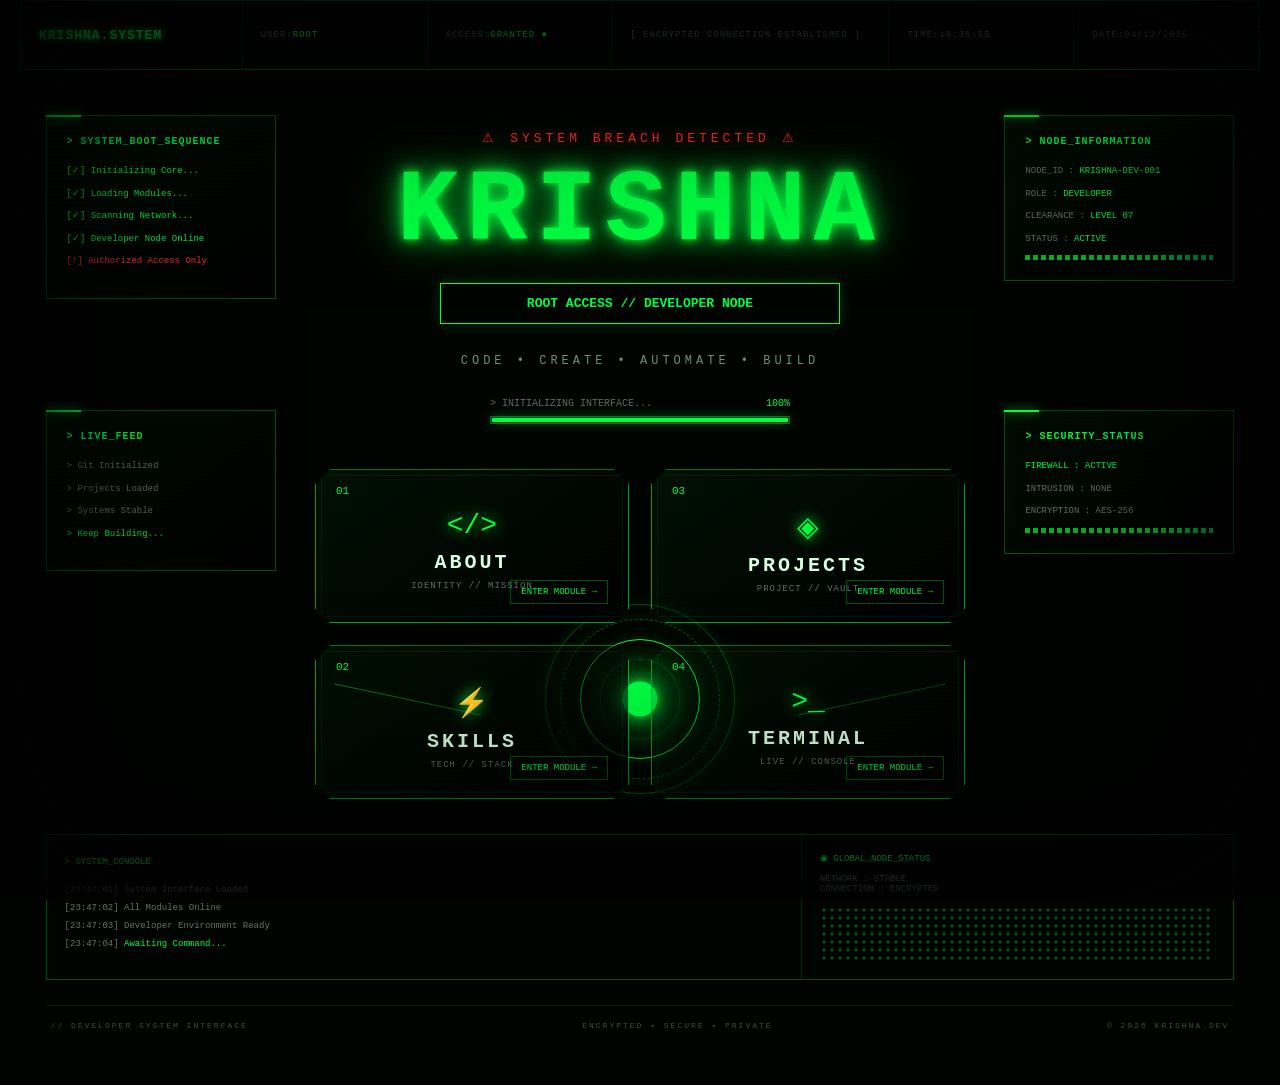
<file: index.html>
<!DOCTYPE html>
<html lang="en">
<head>

<meta charset="UTF-8">
<meta name="viewport" content="width=device-width, initial-scale=1.0">

<title>KRISHNA // SYSTEM</title>

<link rel="stylesheet" href="style.css">

<style>

/* =====================================================
   CORE
===================================================== */

*{
    margin:0;
    padding:0;
    box-sizing:border-box;
}

html{
    scroll-behavior:smooth;
}

body{
    background:#010301;
    color:#00ff41;
    font-family:"Courier New",monospace;
    overflow-x:hidden;
}


/* =====================================================
   MATRIX
===================================================== */

#matrix{
    position:fixed;
    inset:0;
    width:100%;
    height:100%;
    z-index:-10;
    opacity:.16;
}

.scanlines{
    position:fixed;
    inset:0;
    pointer-events:none;
    z-index:1000;

    background:
    repeating-linear-gradient(
        to bottom,
        transparent 0px,
        transparent 3px,
        rgba(0,255,65,.025) 4px
    );
}

.vignette{
    position:fixed;
    inset:0;
    pointer-events:none;
    z-index:999;

    box-shadow:
    inset 0 0 180px #000,
    inset 0 0 350px #000;
}


/* =====================================================
   TOP SYSTEM BAR
===================================================== */

.system-bar{

    height:48px;

    display:grid;

    grid-template-columns:
    1.2fr 1fr 1fr 1.5fr 1fr 1fr;

    border-bottom:
    1px solid rgba(0,255,65,.3);

    background:rgba(0,5,2,.8);

    font-size:9px;

    letter-spacing:1px;
}

.system-bar div{

    display:flex;

    align-items:center;

    padding:0 18px;

    border-right:
    1px solid rgba(0,255,65,.12);

    color:#506058;
}

.system-bar .brand{

    color:#00ff41;

    font-size:13px;

    font-weight:bold;

    text-shadow:
    0 0 10px #00ff41;
}

.green{
    color:#00ff41 !important;
}

.red{
    color:#ff3030 !important;
}


/* =====================================================
   MAIN
===================================================== */

.main{

    width:min(1450px,96%);

    margin:auto;

    min-height:calc(100vh - 48px);

    position:relative;

    padding:45px 20px 40px;
}


/* =====================================================
   HUD SIDE PANELS
===================================================== */

.hud{

    position:absolute;

    width:230px;

    border:1px solid rgba(0,255,65,.3);

    background:
    linear-gradient(
        145deg,
        rgba(0,255,65,.035),
        rgba(0,0,0,.7)
    );

    padding:20px;

    font-size:9px;

    color:#637269;

    box-shadow:
    inset 0 0 30px rgba(0,255,65,.025);
}

.hud::before{

    content:"";

    position:absolute;

    top:-1px;
    left:-1px;

    width:35px;
    height:2px;

    background:#00ff41;

    box-shadow:0 0 10px #00ff41;
}

.hud h3{

    font-size:10px;

    color:#00ff41;

    letter-spacing:1px;

    margin-bottom:18px;
}

.hud p{

    margin:9px 0;

    line-height:1.5;
}

.hud-left{
    left:20px;
    top:45px;
}

.hud-left-bottom{
    left:20px;
    top:340px;
}

.hud-right{
    right:20px;
    top:45px;
}

.hud-right-bottom{
    right:20px;
    top:340px;
}


/* =====================================================
   MINI BAR
===================================================== */

.bar{

    height:5px;

    margin-top:8px;

    background:
    repeating-linear-gradient(
        90deg,
        #00ff41 0 5px,
        transparent 5px 8px
    );

    opacity:.7;
}


/* =====================================================
   CENTER AREA
===================================================== */

.center{

    width:650px;

    max-width:55%;

    margin:0 auto;

    text-align:center;

    position:relative;

    z-index:5;
}


/* =====================================================
   WARNING
===================================================== */

.warning{

    color:#ff3030;

    font-size:13px;

    letter-spacing:4px;

    margin-top:15px;

    margin-bottom:20px;

    animation:warningBlink 1.3s infinite;

    text-shadow:
    0 0 10px rgba(255,0,0,.7);
}

@keyframes warningBlink{

    50%{
        opacity:.35;
    }
}


/* =====================================================
   NAME
===================================================== */

.glitch-title{

    position:relative;

    font-size:
    clamp(55px,8vw,115px);

    line-height:.9;

    letter-spacing:8px;

    color:#00ff41;

    font-weight:bold;

    text-shadow:
    0 0 8px #00ff41,
    0 0 25px #00ff41,
    0 0 55px rgba(0,255,65,.5);

    animation:titleGlitch 4s infinite;
}

@keyframes titleGlitch{

    0%,94%,100%{
        transform:none;
    }

    95%{
        transform:translateX(4px);
    }

    96%{
        transform:translateX(-4px);
    }

    97%{
        transform:none;
    }
}


/* =====================================================
   ACCESS BOX
===================================================== */

.access-box{

    margin:25px auto;

    width:400px;

    max-width:90%;

    padding:12px;

    border:1px solid #00ff41;

    color:#00ff41;

    font-size:13px;

    font-weight:bold;

    box-shadow:
    0 0 15px rgba(0,255,65,.2),
    inset 0 0 15px rgba(0,255,65,.04);
}

.subtitle{

    color:#719079;

    font-size:12px;

    letter-spacing:4px;

    margin:30px 0;
}


/* =====================================================
   BOOT PROGRESS
===================================================== */

.boot{

    width:300px;

    max-width:80%;

    margin:25px auto;

    text-align:left;

    font-size:10px;

    color:#5d6d63;
}

.boot-label{

    margin-bottom:7px;
}

.progress{

    height:8px;

    border:1px solid rgba(0,255,65,.3);

    padding:1px;
}

.progress-inner{

    width:100%;

    height:100%;

    background:
    repeating-linear-gradient(
        90deg,
        #00ff41 0 7px,
        transparent 7px 10px
    );

    animation:progressGlow 2s infinite;
}

@keyframes progressGlow{

    50%{
        opacity:.5;
    }
}


/* =====================================================
   COMMAND MODULES
===================================================== */

.modules{

    margin-top:45px;

    display:grid;

    grid-template-columns:
    1fr 1fr;

    gap:22px;

    position:relative;

    z-index:10;
}


/* angular shape */

.module{

    min-height:150px;

    position:relative;

    padding:28px;

    text-decoration:none;

    color:#00ff41;

    background:
    linear-gradient(
        145deg,
        rgba(0,255,65,.05),
        rgba(0,0,0,.85)
    );

    border:1px solid rgba(0,255,65,.6);

    clip-path:
    polygon(
        0 15px,
        15px 0,
        calc(100% - 15px) 0,
        100% 15px,
        100% calc(100% - 15px),
        calc(100% - 15px) 100%,
        15px 100%,
        0 calc(100% - 15px)
    );

    transition:.35s;
}

.module:hover{

    transform:scale(1.035);

    background:
    rgba(0,255,65,.08);

    box-shadow:
    0 0 30px rgba(0,255,65,.2),
    inset 0 0 30px rgba(0,255,65,.05);
}

.module::after{

    content:"";

    position:absolute;

    inset:5px;

    border:1px solid rgba(0,255,65,.08);

    pointer-events:none;
}

.module-number{

    position:absolute;

    top:15px;
    left:20px;

    font-size:11px;

    color:#00ff41;
}

.module-icon{

    font-size:28px;

    margin-top:12px;

    margin-bottom:10px;

    text-shadow:
    0 0 15px #00ff41;
}

.module h2{

    font-size:20px;

    letter-spacing:3px;

    color:#d7ffe0;

    margin-bottom:7px;
}

.module p{

    color:#607066;

    font-size:9px;

    letter-spacing:1px;
}

.enter{

    position:absolute;

    right:20px;

    bottom:18px;

    font-size:9px;

    color:#00ff41;

    border:1px solid rgba(0,255,65,.3);

    padding:6px 10px;
}


/* =====================================================
   CENTRAL REACTOR
===================================================== */

.reactor{

    position:absolute;

    left:50%;

    top:62%;

    transform:translate(-50%,-50%);

    width:190px;

    height:190px;

    pointer-events:none;

    z-index:1;
}

.ring{

    position:absolute;

    inset:0;

    border:1px solid rgba(0,255,65,.35);

    border-radius:50%;

    box-shadow:
    0 0 15px rgba(0,255,65,.1);
}

.ring:nth-child(1){
    animation:spin 12s linear infinite;
}

.ring:nth-child(2){

    inset:15px;

    border-style:dashed;

    animation:spinReverse 8s linear infinite;
}

.ring:nth-child(3){

    inset:35px;

    border-color:#00ff41;

    animation:spin 5s linear infinite;
}

.ring:nth-child(4){

    inset:55px;

    border-style:dotted;

    animation:spinReverse 4s linear infinite;
}

@keyframes spin{

    to{
        transform:rotate(360deg);
    }
}

@keyframes spinReverse{

    to{
        transform:rotate(-360deg);
    }
}

.core{

    position:absolute;

    width:35px;
    height:35px;

    left:50%;
    top:50%;

    transform:translate(-50%,-50%);

    border-radius:50%;

    background:#00ff41;

    box-shadow:
    0 0 15px #00ff41,
    0 0 40px #00ff41,
    0 0 80px rgba(0,255,65,.7);

    animation:corePulse 1.5s infinite;
}

@keyframes corePulse{

    50%{
        transform:
        translate(-50%,-50%)
        scale(1.4);

        opacity:.7;
    }
}


/* =====================================================
   CONNECTOR LINES
===================================================== */

.connector{

    position:absolute;

    height:1px;

    width:150px;

    background:#00ff41;

    opacity:.5;

    z-index:0;
}

.c1{
    left:25%;
    top:62%;
    transform:rotate(12deg);
}

.c2{
    right:25%;
    top:62%;
    transform:rotate(-12deg);
}


/* =====================================================
   LOWER CONSOLE
===================================================== */

.console{

    margin-top:35px;

    border:1px solid rgba(0,255,65,.3);

    min-height:130px;

    display:grid;

    grid-template-columns:1.4fr .8fr;

    background:
    rgba(0,5,2,.8);

    position:relative;

    z-index:5;
}

.console-left{

    padding:18px;

    border-right:
    1px solid rgba(0,255,65,.15);

    text-align:left;

    font-size:9px;

    line-height:2;

    color:#65746a;
}

.console-title{

    color:#00ff41;

    margin-bottom:10px;
}

.console-right{

    padding:18px;

    text-align:left;

    font-size:9px;

    color:#65746a;
}

.map{

    margin-top:12px;

    height:55px;

    background:
    radial-gradient(
        circle,
        rgba(0,255,65,.7) 1px,
        transparent 2px
    );

    background-size:8px 8px;

    opacity:.5;
}


/* =====================================================
   FOOTER
===================================================== */

.footer{

    margin-top:25px;

    padding:15px 5px;

    display:flex;

    justify-content:space-between;

    color:#405047;

    font-size:8px;

    letter-spacing:2px;

    border-top:
    1px solid rgba(0,255,65,.12);
}


/* =====================================================
   MOBILE
===================================================== */

@media(max-width:1000px){

    .system-bar{
        grid-template-columns:
        1fr 1fr 1fr;
        height:auto;
    }

    .system-bar div{
        min-height:40px;
    }

    .hud{
        display:none;
    }

    .center{
        max-width:100%;
        width:100%;
    }

    .modules{
        margin-top:35px;
    }

    .reactor{
        display:none;
    }

    .connector{
        display:none;
    }

}

@media(max-width:600px){

    .system-bar{
        grid-template-columns:1fr 1fr;
    }

    .system-bar div{
        font-size:8px;
        padding:0 10px;
    }

    .main{
        padding:35px 10px;
    }

    .warning{
        font-size:9px;
        letter-spacing:2px;
    }

    .glitch-title{
        font-size:55px;
        letter-spacing:3px;
    }

    .subtitle{
        font-size:9px;
        letter-spacing:2px;
    }

    .modules{
        grid-template-columns:1fr;
    }

    .module{
        min-height:135px;
    }

    .console{
        grid-template-columns:1fr;
    }

    .console-left{
        border-right:none;
        border-bottom:
        1px solid rgba(0,255,65,.15);
    }

    .footer{
        flex-direction:column;
        gap:10px;
        text-align:center;
    }

}

</style>
</head>


<body>


<!-- =====================================================
     BACKGROUND
===================================================== -->

<canvas id="matrix"></canvas>

<div class="scanlines"></div>

<div class="vignette"></div>



<!-- =====================================================
     SYSTEM BAR
===================================================== -->

<header class="system-bar">

    <div class="brand">
        KRISHNA.SYSTEM
    </div>

    <div>
        USER:
        <span class="green">ROOT</span>
    </div>

    <div>
        ACCESS:
        <span class="green">GRANTED ●</span>
    </div>

    <div>
        [ ENCRYPTED CONNECTION ESTABLISHED ]
    </div>

    <div>
        TIME:
        <span id="clock">--:--:--</span>
    </div>

    <div>
        DATE:
        <span id="date">--/--/----</span>
    </div>

</header>



<!-- =====================================================
     MAIN
===================================================== -->

<main class="main">


    <!-- LEFT HUD -->

    <div class="hud hud-left">

        <h3>
            &gt; SYSTEM_BOOT_SEQUENCE
        </h3>

        <p class="green">
            [✓] Initializing Core...
        </p>

        <p class="green">
            [✓] Loading Modules...
        </p>

        <p class="green">
            [✓] Scanning Network...
        </p>

        <p class="green">
            [✓] Developer Node Online
        </p>

        <p class="red">
            [!] Authorized Access Only
        </p>

    </div>


    <!-- LEFT LOWER HUD -->

    <div class="hud hud-left-bottom">

        <h3>
            &gt; LIVE_FEED
        </h3>

        <p>
            &gt; Git Initialized
        </p>

        <p>
            &gt; Projects Loaded
        </p>

        <p>
            &gt; Systems Stable
        </p>

        <p class="green">
            &gt; Keep Building...
        </p>

    </div>


    <!-- RIGHT HUD -->

    <div class="hud hud-right">

        <h3>
            &gt; NODE_INFORMATION
        </h3>

        <p>
            NODE_ID :
            <span class="green">
                KRISHNA-DEV-001
            </span>
        </p>

        <p>
            ROLE :
            <span class="green">
                DEVELOPER
            </span>
        </p>

        <p>
            CLEARANCE :
            <span class="green">
                LEVEL 07
            </span>
        </p>

        <p>
            STATUS :
            <span class="green">
                ACTIVE
            </span>
        </p>

        <div class="bar"></div>

    </div>


    <!-- RIGHT LOWER HUD -->

    <div class="hud hud-right-bottom">

        <h3>
            &gt; SECURITY_STATUS
        </h3>

        <p class="green">
            FIREWALL : ACTIVE
        </p>

        <p>
            INTRUSION : NONE
        </p>

        <p>
            ENCRYPTION : AES-256
        </p>

        <div class="bar"></div>

    </div>



    <!-- =================================================
         CENTER
    ================================================= -->

    <section class="center">


        <div class="warning">

            ⚠ SYSTEM BREACH DETECTED ⚠

        </div>


        <h1 class="glitch-title">

            KRISHNA

        </h1>


        <div class="access-box">

            ROOT ACCESS // DEVELOPER NODE

        </div>


        <div class="subtitle">

            CODE • CREATE • AUTOMATE • BUILD

        </div>


        <div class="boot">

            <div class="boot-label">

                &gt; INITIALIZING INTERFACE...

                <span class="green"
                      style="float:right">
                    100%
                </span>

            </div>

            <div class="progress">

                <div class="progress-inner"></div>

            </div>

        </div>



        <!-- =================================================
             MODULES
        ================================================= -->

        <div class="modules">


            <!-- ABOUT -->

            <a href="pages/about.html"
               class="module">

                <span class="module-number">
                    01
                </span>

                <div class="module-icon">
                    &lt;/&gt;
                </div>

                <h2>
                    ABOUT
                </h2>

                <p>
                    IDENTITY // MISSION
                </p>

                <span class="enter">
                    ENTER MODULE →
                </span>

            </a>



            <!-- PROJECTS -->

            <a href="pages/projects.html"
               class="module">

                <span class="module-number">
                    03
                </span>

                <div class="module-icon">
                    ◈
                </div>

                <h2>
                    PROJECTS
                </h2>

                <p>
                    PROJECT // VAULT
                </p>

                <span class="enter">
                    ENTER MODULE →
                </span>

            </a>



            <!-- SKILLS -->

            <a href="pages/skills.html"
               class="module">

                <span class="module-number">
                    02
                </span>

                <div class="module-icon">
                    ⚡
                </div>

                <h2>
                    SKILLS
                </h2>

                <p>
                    TECH // STACK
                </p>

                <span class="enter">
                    ENTER MODULE →
                </span>

            </a>



            <!-- TERMINAL -->

            <a href="pages/terminal.html"
               class="module">

                <span class="module-number">
                    04
                </span>

                <div class="module-icon">
                    &gt;_
                </div>

                <h2>
                    TERMINAL
                </h2>

                <p>
                    LIVE // CONSOLE
                </p>

                <span class="enter">
                    ENTER MODULE →
                </span>

            </a>


        </div>

    </section>



    <!-- =================================================
         REACTOR
    ================================================= -->

    <div class="reactor">

        <div class="ring"></div>
        <div class="ring"></div>
        <div class="ring"></div>
        <div class="ring"></div>

        <div class="core"></div>

    </div>



    <!-- CONNECTORS -->

    <div class="connector c1"></div>

    <div class="connector c2"></div>



    <!-- =================================================
         CONSOLE
    ================================================= -->

    <section class="console">


        <div class="console-left">

            <div class="console-title">
                &gt; SYSTEM_CONSOLE
            </div>

            <div>
                [23:47:01] System Interface Loaded
            </div>

            <div>
                [23:47:02] All Modules Online
            </div>

            <div>
                [23:47:03] Developer Environment Ready
            </div>

            <div>
                [23:47:04]
                <span class="green">
                    Awaiting Command...
                </span>
            </div>

        </div>


        <div class="console-right">

            <div class="console-title">
                ◉ GLOBAL_NODE_STATUS
            </div>

            <div>
                NETWORK : STABLE
            </div>

            <div>
                CONNECTION : ENCRYPTED
            </div>

            <div class="map"></div>

        </div>


    </section>



    <!-- =================================================
         FOOTER
    ================================================= -->

    <footer class="footer">

        <span>
            // DEVELOPER SYSTEM INTERFACE
        </span>

        <span>
            ENCRYPTED • SECURE • PRIVATE
        </span>

        <span>
            © 2026 KRISHNA.DEV
        </span>

    </footer>


</main>



<!-- =====================================================
     JAVASCRIPT
===================================================== -->

<script>


/* =====================================================
   MATRIX RAIN
===================================================== */

const canvas =
    document.getElementById("matrix");

const ctx =
    canvas.getContext("2d");

let width =
    canvas.width =
    window.innerWidth;

let height =
    canvas.height =
    window.innerHeight;

const characters =
    "01ABCDEFGHIJKLMNOPQRSTUVWXYZ{}[]<>/$#@";

const fontSize = 13;

let columns =
    Math.floor(width / fontSize);

let drops =
    Array(columns).fill(1);


function matrixRain(){

    ctx.fillStyle =
        "rgba(1,3,1,.08)";

    ctx.fillRect(
        0,
        0,
        width,
        height
    );

    ctx.font =
        fontSize + "px monospace";


    for(
        let i=0;
        i<drops.length;
        i++
    ){

        const text =
            characters[
                Math.floor(
                    Math.random()
                    *
                    characters.length
                )
            ];


        ctx.fillStyle =
            "#00ff41";


        ctx.fillText(
            text,
            i * fontSize,
            drops[i] * fontSize
        );


        if(
            drops[i] * fontSize > height
            &&
            Math.random() > .975
        ){

            drops[i] = 0;

        }

        drops[i]++;

    }

}


setInterval(
    matrixRain,
    45
);



/* =====================================================
   RESIZE
===================================================== */

window.addEventListener(
    "resize",
    function(){

        width =
            canvas.width =
            window.innerWidth;

        height =
            canvas.height =
            window.innerHeight;

        columns =
            Math.floor(
                width / fontSize
            );

        drops =
            Array(columns).fill(1);

    }
);



/* =====================================================
   CLOCK
===================================================== */

function updateClock(){

    const now =
        new Date();


    document
        .getElementById("clock")
        .textContent =
        now.toLocaleTimeString(
            "en-GB"
        );


    document
        .getElementById("date")
        .textContent =
        now.toLocaleDateString(
            "en-GB"
        );

}


setInterval(
    updateClock,
    1000
);

updateClock();



/* =====================================================
   RANDOM SYSTEM LOG
===================================================== */

const logs = [

    "Developer node synchronized",

    "Encrypted channel stable",

    "Project database loaded",

    "Security protocols active",

    "Interface integrity verified",

    "Waiting for module selection"

];


setInterval(function(){

    const consoleBox =
        document.querySelector(
            ".console-left"
        );

    const old =
        consoleBox.querySelector(
            ".dynamic-log"
        );

    if(old){
        old.remove();
    }

    const line =
        document.createElement(
            "div"
        );

    line.className =
        "dynamic-log";

    line.innerHTML =
        "[SYSTEM] " +
        logs[
            Math.floor(
                Math.random()
                *
                logs.length
            )
        ];

    consoleBox.appendChild(line);

},4000);



/* =====================================================
   MOUSE HUD EFFECT
===================================================== */

document.addEventListener(
    "mousemove",
    function(e){

        const x =
            (e.clientX /
            window.innerWidth -
            .5) * 8;

        const y =
            (e.clientY /
            window.innerHeight -
            .5) * 8;


        const center =
            document.querySelector(
                ".center"
            );


        center.style.transform =
            `translate(${x}px,${y}px)`;

    }
);


</script>

</body>
</html>
</file>
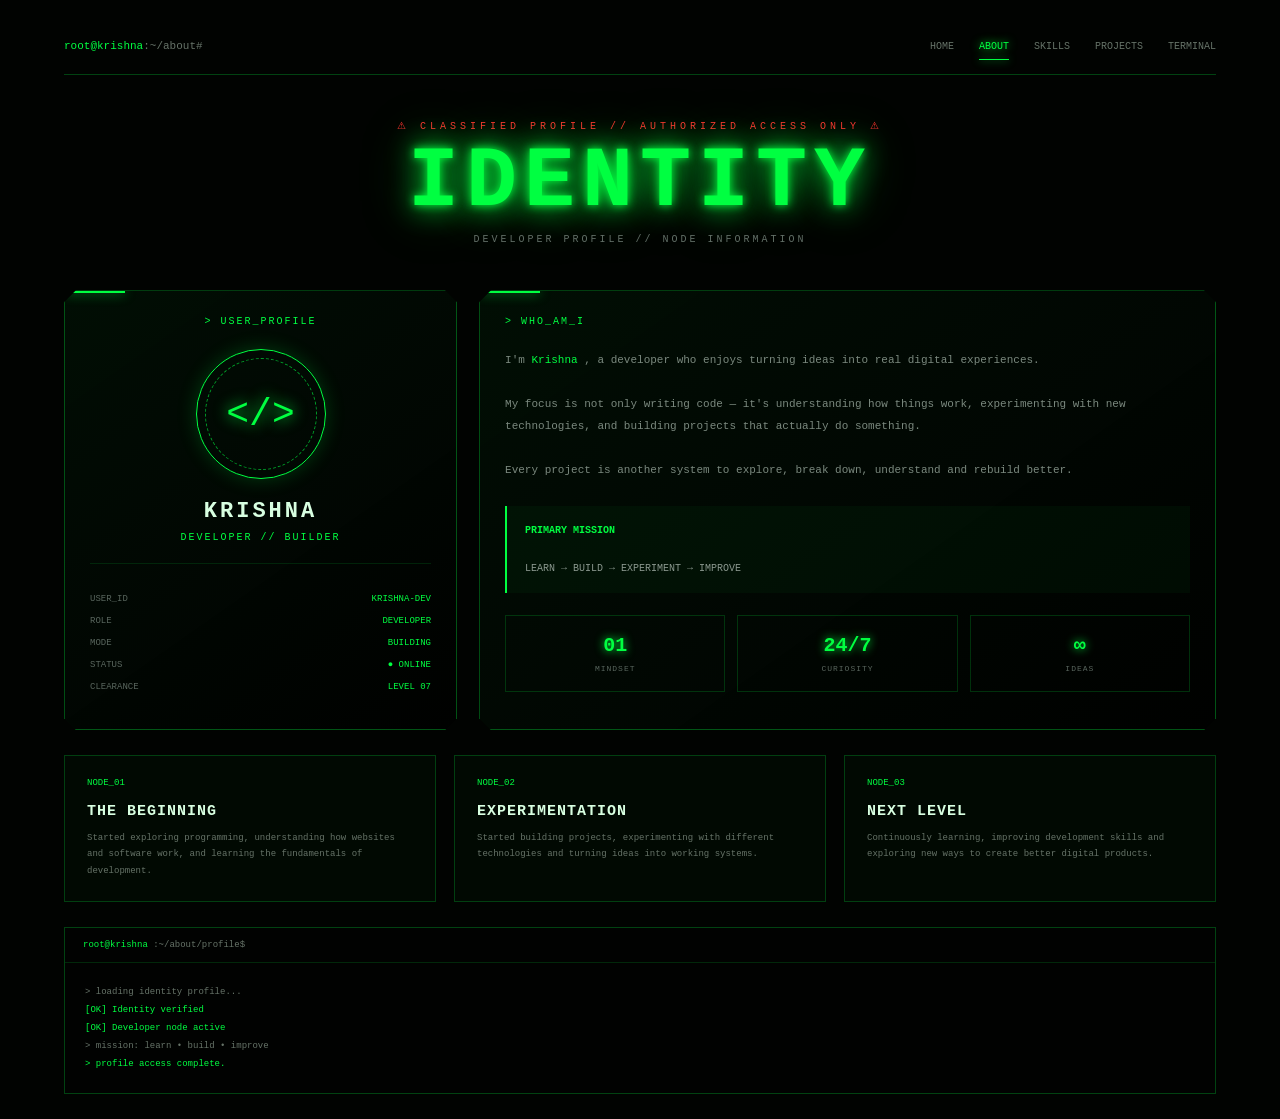
<file: about.html>
<!DOCTYPE html>
<html lang="en">
<head>

<meta charset="UTF-8">
<meta name="viewport" content="width=device-width, initial-scale=1.0">

<title>ABOUT // KRISHNA</title>

<link rel="stylesheet" href="../style.css">

<style>

/* ================================
   CORE
================================ */

*{
    margin:0;
    padding:0;
    box-sizing:border-box;
}

body{
    background:#010301;
    color:#00ff41;
    font-family:"Courier New",monospace;
    overflow-x:hidden;
}

.about-page{
    min-height:100vh;
    padding:25px 5%;
    position:relative;
}


/* ================================
   NAVIGATION
================================ */

.about-nav{
    display:flex;
    justify-content:space-between;
    align-items:center;

    padding:15px 0 22px;

    border-bottom:
    1px solid rgba(0,255,65,.25);

    margin-bottom:45px;
}

.path{
    color:#667368;
    font-size:11px;
}

.path span{
    color:#00ff41;
}

.page-navigation{
    display:flex;
    gap:25px;
    align-items:center;
}

.page-navigation a{
    position:relative;
    color:#667368;
    text-decoration:none;
    font-size:10px;
    transition:.3s;
}

.page-navigation a:hover{
    color:#00ff41;
    text-shadow:0 0 10px #00ff41;
}

.page-navigation a.active{
    color:#00ff41;
    text-shadow:0 0 10px #00ff41;
}

.page-navigation a.active::after{
    content:"";

    position:absolute;

    left:0;
    right:0;
    bottom:-8px;

    height:1px;

    background:#00ff41;

    box-shadow:0 0 8px #00ff41;
}


/* ================================
   HEADER
================================ */

.page-header{
    text-align:center;
    margin-bottom:45px;
}

.warning{
    color:#ff3030;

    font-size:10px;

    letter-spacing:4px;

    margin-bottom:15px;

    animation:blink 1.5s infinite;
}

@keyframes blink{
    50%{
        opacity:.3;
    }
}

.page-header h1{
    font-size:
    clamp(42px,7vw,85px);

    letter-spacing:7px;

    color:#00ff41;

    text-shadow:
    0 0 10px #00ff41,
    0 0 30px #00ff41,
    0 0 60px rgba(0,255,65,.4);
}

.page-header p{
    margin-top:15px;

    color:#627067;

    font-size:10px;

    letter-spacing:3px;
}


/* ================================
   MAIN GRID
================================ */

.identity-grid{

    max-width:1200px;

    margin:auto;

    display:grid;

    grid-template-columns:
    .8fr 1.5fr;

    gap:22px;
}


/* ================================
   PANELS
================================ */

.panel{

    position:relative;

    border:1px solid rgba(0,255,65,.3);

    background:
    linear-gradient(
        145deg,
        rgba(0,255,65,.045),
        rgba(0,0,0,.8)
    );

    padding:25px;

    overflow:hidden;

    clip-path:
    polygon(
        0 12px,
        12px 0,
        calc(100% - 12px) 0,
        100% 12px,
        100% calc(100% - 12px),
        calc(100% - 12px) 100%,
        12px 100%,
        0 calc(100% - 12px)
    );
}

.panel::before{

    content:"";

    position:absolute;

    top:0;
    left:0;

    width:60px;
    height:2px;

    background:#00ff41;

    box-shadow:0 0 12px #00ff41;
}

.panel-title{

    color:#00ff41;

    font-size:10px;

    letter-spacing:2px;

    margin-bottom:22px;
}


/* ================================
   PROFILE
================================ */

.profile{

    text-align:center;
}

.avatar{

    width:130px;
    height:130px;

    margin:10px auto 20px;

    border:1px solid #00ff41;

    border-radius:50%;

    display:flex;

    align-items:center;

    justify-content:center;

    position:relative;

    box-shadow:
    0 0 20px rgba(0,255,65,.2);

    animation:pulse 2s infinite;
}

@keyframes pulse{

    50%{
        box-shadow:
        0 0 35px rgba(0,255,65,.4);
    }

}

.avatar::before{

    content:"";

    position:absolute;

    inset:8px;

    border:
    1px dashed
    rgba(0,255,65,.6);

    border-radius:50%;

    animation:spin 8s linear infinite;
}

@keyframes spin{

    to{
        transform:rotate(360deg);
    }
}

.avatar span{

    font-size:38px;

    text-shadow:
    0 0 15px #00ff41;
}

.profile h2{

    color:#d8ffe1;

    font-size:22px;

    letter-spacing:3px;

    margin-bottom:8px;
}

.role{

    color:#00ff41;

    font-size:10px;

    letter-spacing:2px;

    margin-bottom:20px;
}


/* ================================
   PROFILE DATA
================================ */

.profile-data{

    text-align:left;

    border-top:
    1px solid rgba(0,255,65,.12);

    padding-top:18px;
}

.data-row{

    display:flex;

    justify-content:space-between;

    gap:15px;

    margin:12px 0;

    font-size:9px;
}

.data-row span:first-child{

    color:#59665e;
}

.data-row span:last-child{

    color:#00ff41;

    text-align:right;
}


/* ================================
   DESCRIPTION
================================ */

.description{

    color:#7b897f;

    font-size:11px;

    line-height:2;

    margin-bottom:25px;
}

.highlight{

    color:#00ff41;
}


/* ================================
   MISSION BOX
================================ */

.mission{

    border-left:
    2px solid #00ff41;

    padding:15px 18px;

    background:
    rgba(0,255,65,.035);

    color:#8b988f;

    font-size:10px;

    line-height:1.9;
}

.mission strong{
    color:#00ff41;
}


/* ================================
   STATS
================================ */

.stats{

    display:grid;

    grid-template-columns:
    repeat(3,1fr);

    gap:12px;

    margin-top:22px;
}

.stat{

    padding:18px 10px;

    border:
    1px solid
    rgba(0,255,65,.18);

    text-align:center;
}

.stat strong{

    display:block;

    color:#00ff41;

    font-size:20px;

    margin-bottom:7px;
}

.stat span{

    color:#59665e;

    font-size:8px;

    letter-spacing:1px;
}


/* ================================
   JOURNEY
================================ */

.journey{

    max-width:1200px;

    margin:25px auto 0;

    display:grid;

    grid-template-columns:
    repeat(3,1fr);

    gap:18px;
}

.timeline{

    position:relative;

    padding:22px;

    border:
    1px solid
    rgba(0,255,65,.22);

    background:
    rgba(0,255,65,.025);
}

.timeline-number{

    color:#00ff41;

    font-size:9px;

    margin-bottom:15px;
}

.timeline h3{

    color:#d8ffe1;

    font-size:15px;

    letter-spacing:1px;

    margin-bottom:10px;
}

.timeline p{

    color:#667368;

    font-size:9px;

    line-height:1.8;
}


/* ================================
   SYSTEM TERMINAL
================================ */

.system-terminal{

    max-width:1200px;

    margin:25px auto 0;

    border:
    1px solid
    rgba(0,255,65,.25);

    background:#010201;
}

.terminal-head{

    padding:12px 18px;

    border-bottom:
    1px solid
    rgba(0,255,65,.15);

    color:#667368;

    font-size:9px;
}

.terminal-head span{
    color:#00ff41;
}

.terminal-body{

    padding:20px;

    color:#667368;

    font-size:9px;

    line-height:2;
}

.terminal-body .green{
    color:#00ff41;
}


/* ================================
   MOBILE
================================ */

@media(max-width:850px){

    .about-nav{

        flex-direction:column;

        align-items:flex-start;

        gap:20px;
    }

    .page-navigation{

        gap:12px;

        flex-wrap:wrap;
    }

    .identity-grid{

        grid-template-columns:1fr;
    }

    .journey{

        grid-template-columns:1fr;
    }

}

@media(max-width:550px){

    .about-page{
        padding:20px 4%;
    }

    .page-header h1{

        font-size:42px;

        letter-spacing:4px;
    }

    .stats{

        grid-template-columns:1fr;
    }

}

</style>
</head>


<body>

<div class="about-page">


<!-- =========================================
     NAV
========================================= -->

<header class="about-nav">

    <div class="path">

        <span>root@krishna</span>:~/about#

    </div>


    <nav class="page-navigation">

        <a href="../index.html">
            HOME
        </a>

        <a href="about.html"
           class="active">
            ABOUT
        </a>

        <a href="skills.html">
            SKILLS
        </a>

        <a href="projects.html">
            PROJECTS
        </a>

        <a href="terminal.html">
            TERMINAL
        </a>

    </nav>

</header>



<!-- =========================================
     HEADER
========================================= -->

<section class="page-header">

    <div class="warning">

        ⚠ CLASSIFIED PROFILE // AUTHORIZED ACCESS ONLY ⚠

    </div>

    <h1>
        IDENTITY
    </h1>

    <p>
        DEVELOPER PROFILE // NODE INFORMATION
    </p>

</section>



<!-- =========================================
     IDENTITY
========================================= -->

<section class="identity-grid">


    <!-- PROFILE -->

    <div class="panel profile">

        <div class="panel-title">
            &gt; USER_PROFILE
        </div>


        <div class="avatar">

            <span>
                &lt;/&gt;
            </span>

        </div>


        <h2>
            KRISHNA
        </h2>

        <div class="role">
            DEVELOPER // BUILDER
        </div>


        <div class="profile-data">

            <div class="data-row">
                <span>USER_ID</span>
                <span>KRISHNA-DEV</span>
            </div>

            <div class="data-row">
                <span>ROLE</span>
                <span>DEVELOPER</span>
            </div>

            <div class="data-row">
                <span>MODE</span>
                <span>BUILDING</span>
            </div>

            <div class="data-row">
                <span>STATUS</span>
                <span>● ONLINE</span>
            </div>

            <div class="data-row">
                <span>CLEARANCE</span>
                <span>LEVEL 07</span>
            </div>

        </div>

    </div>



    <!-- DESCRIPTION -->

    <div class="panel">

        <div class="panel-title">
            &gt; WHO_AM_I
        </div>


        <p class="description">

            I'm
            <span class="highlight">
                Krishna
            </span>,
            a developer who enjoys turning ideas into
            real digital experiences.

            <br><br>

            My focus is not only writing code —
            it's understanding how things work,
            experimenting with new technologies,
            and building projects that actually do something.

            <br><br>

            Every project is another system to explore,
            break down, understand and rebuild better.

        </p>


        <div class="mission">

            <strong>
                PRIMARY MISSION
            </strong>

            <br><br>

            LEARN → BUILD → EXPERIMENT → IMPROVE

        </div>


        <div class="stats">

            <div class="stat">

                <strong>
                    01
                </strong>

                <span>
                    MINDSET
                </span>

            </div>


            <div class="stat">

                <strong>
                    24/7
                </strong>

                <span>
                    CURIOSITY
                </span>

            </div>


            <div class="stat">

                <strong>
                    ∞
                </strong>

                <span>
                    IDEAS
                </span>

            </div>

        </div>

    </div>

</section>



<!-- =========================================
     JOURNEY
========================================= -->

<section class="journey">


    <div class="timeline">

        <div class="timeline-number">
            NODE_01
        </div>

        <h3>
            THE BEGINNING
        </h3>

        <p>
            Started exploring programming,
            understanding how websites and
            software work, and learning the
            fundamentals of development.
        </p>

    </div>


    <div class="timeline">

        <div class="timeline-number">
            NODE_02
        </div>

        <h3>
            EXPERIMENTATION
        </h3>

        <p>
            Started building projects,
            experimenting with different
            technologies and turning ideas
            into working systems.
        </p>

    </div>


    <div class="timeline">

        <div class="timeline-number">
            NODE_03
        </div>

        <h3>
            NEXT LEVEL
        </h3>

        <p>
            Continuously learning,
            improving development skills
            and exploring new ways to
            create better digital products.
        </p>

    </div>


</section>



<!-- =========================================
     SYSTEM TERMINAL
========================================= -->

<section class="system-terminal">

    <div class="terminal-head">

        <span>
            root@krishna
        </span>:~/about/profile$

    </div>


    <div class="terminal-body">

        <div>
            &gt; loading identity profile...
        </div>

        <div class="green">
            [OK] Identity verified
        </div>

        <div class="green">
            [OK] Developer node active
        </div>

        <div>
            &gt; mission: learn • build • improve
        </div>

        <div class="green">
            &gt; profile access complete.
        </div>

    </div>

</section>


</div>


<script>

/* =========================================
   SMALL LIVE EFFECT
========================================= */

const terminal =
    document.querySelector(
        ".terminal-body"
    );

setInterval(function(){

    const cursor =
        document.createElement("span");

    cursor.className =
        "green";

    cursor.textContent =
        "▋";

    terminal.appendChild(cursor);

    setTimeout(function(){

        cursor.remove();

    },500);

},1500);

</script>

</body>
</html>
</file>
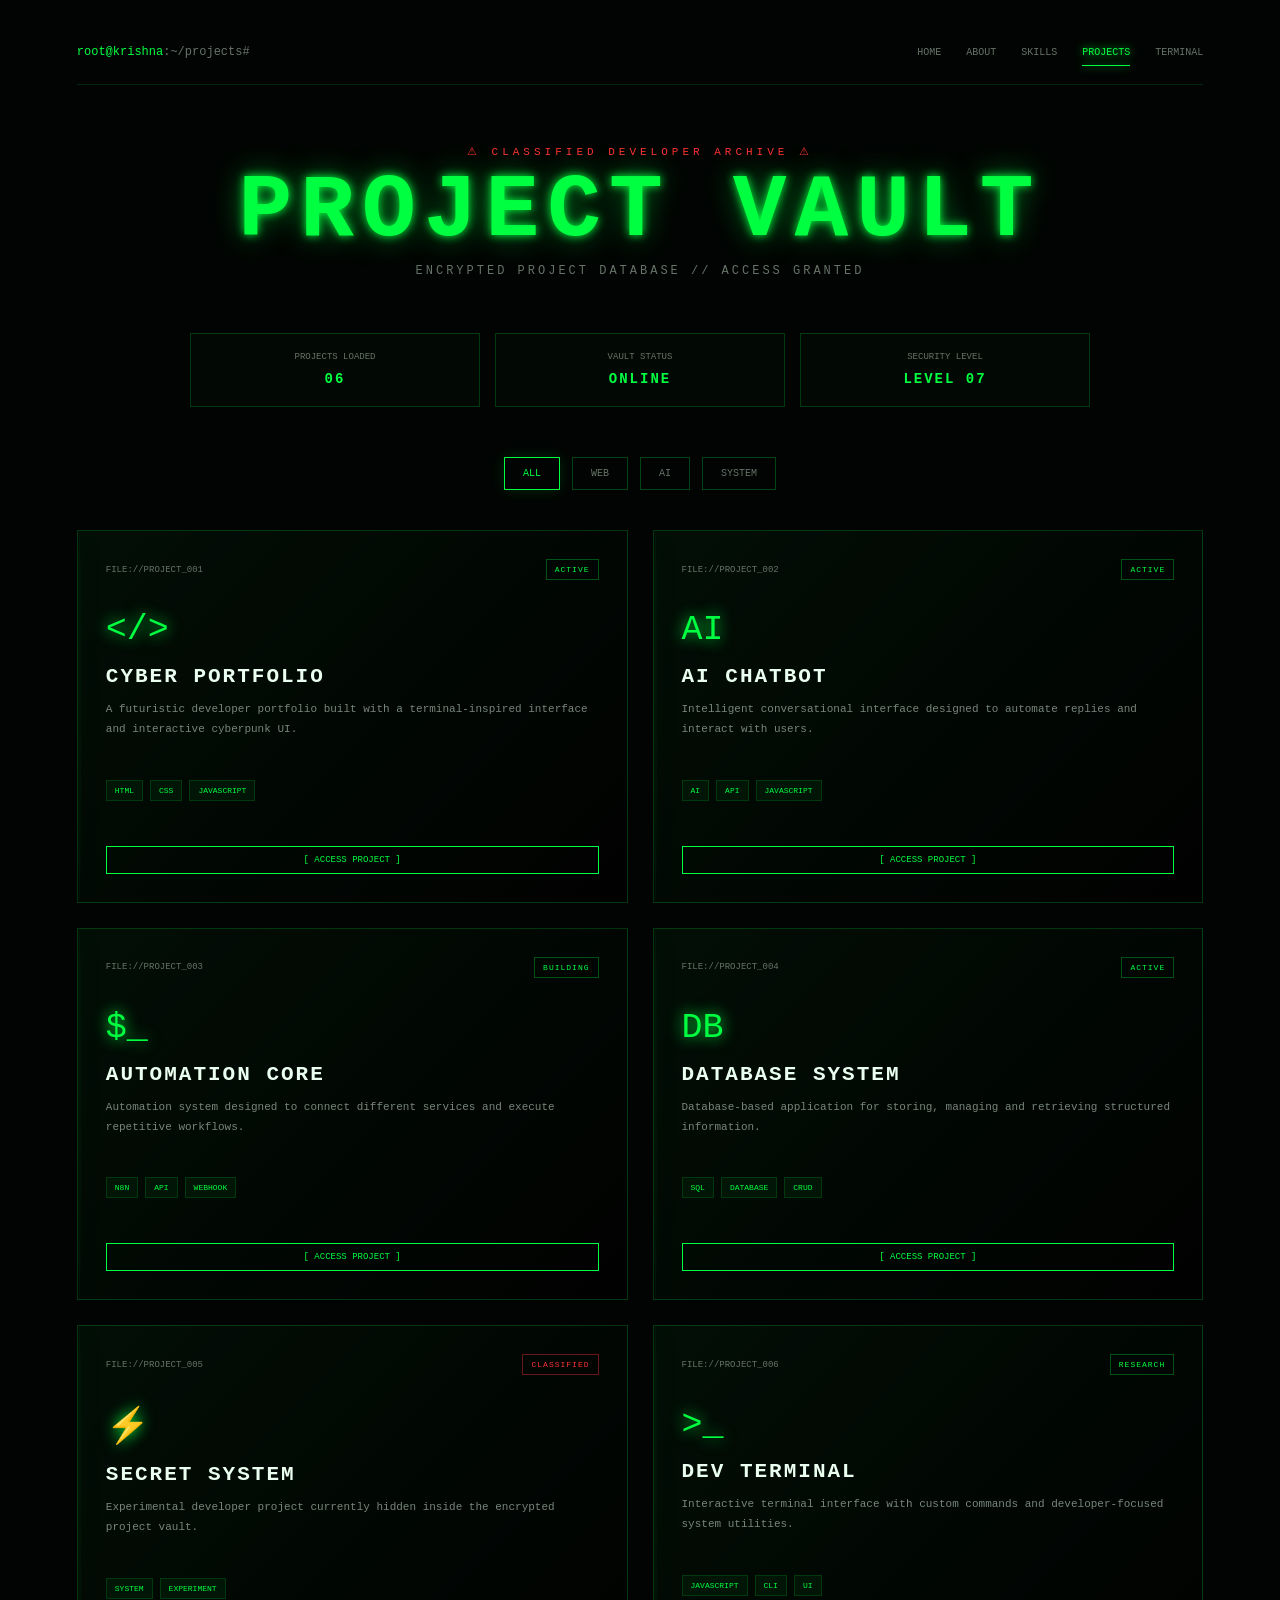
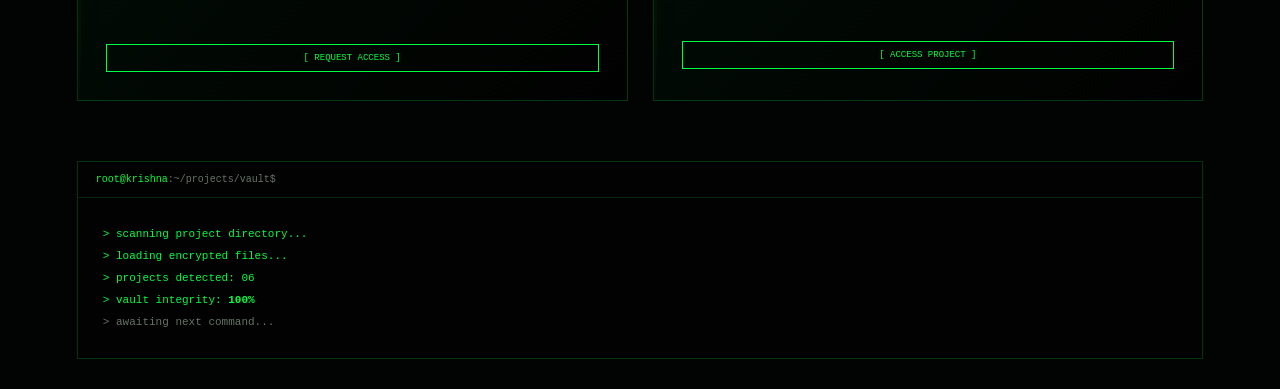
<file: projects.html>
<!DOCTYPE html>
<html lang="en">
<head>
    <meta charset="UTF-8">
    <meta name="viewport" content="width=device-width, initial-scale=1.0">

    <title>Projects // Krishna</title>

    <link rel="stylesheet" href="../style.css">

    <style>

        /* =========================
           PROJECTS PAGE
        ========================= */

        body {
            background: #020403;
            color: #d8ffe1;
            font-family: "Courier New", monospace;
            overflow-x: hidden;
        }

        .projects-page {
            min-height: 100vh;
            padding: 30px 6%;
            position: relative;
        }


        /* =========================
           NAVIGATION
        ========================= */

        .projects-nav {
            display: flex;
            justify-content: space-between;
            align-items: center;
            padding: 15px 0 25px;
            border-bottom: 1px solid rgba(0,255,65,.15);
            margin-bottom: 60px;
        }

        .terminal-path {
            color: #667368;
            font-size: 12px;
        }

        .terminal-path span {
            color: #00ff41;
        }

        .page-navigation {
            display: flex;
            gap: 25px;
            align-items: center;
        }

        .page-navigation a {
            position: relative;
            color: #667368;
            text-decoration: none;
            font-size: 10px;
            transition: .3s;
        }

        .page-navigation a:hover {
            color: #00ff41;
            text-shadow: 0 0 10px #00ff41;
        }

        .page-navigation a.active {
            color: #00ff41;
            text-shadow: 0 0 10px #00ff41;
        }

        .page-navigation a.active::after {
            content: "";
            position: absolute;
            left: 0;
            right: 0;
            bottom: -8px;
            height: 1px;
            background: #00ff41;
            box-shadow: 0 0 8px #00ff41;
        }


        /* =========================
           HEADER
        ========================= */

        .vault-header {
            text-align: center;
            margin-bottom: 55px;
        }

        .classification {
            color: #ff3131;
            font-size: 11px;
            letter-spacing: 4px;
            margin-bottom: 15px;
            animation: blink 1.5s infinite;
        }

        @keyframes blink {
            50% {
                opacity: .35;
            }
        }

        .vault-title {
            font-size: clamp(40px, 7vw, 90px);
            color: #00ff41;
            letter-spacing: 8px;
            margin: 0;
            text-shadow:
                0 0 10px #00ff41,
                0 0 30px rgba(0,255,65,.5);
        }

        .vault-subtitle {
            color: #667368;
            margin-top: 15px;
            font-size: 12px;
            letter-spacing: 3px;
        }


        /* =========================
           SYSTEM STATUS
        ========================= */

        .vault-status {
            display: grid;
            grid-template-columns: repeat(3, 1fr);
            gap: 15px;
            max-width: 900px;
            margin: 0 auto 50px;
        }

        .status-box {
            border: 1px solid rgba(0,255,65,.2);
            background: rgba(0,255,65,.02);
            padding: 18px;
            text-align: center;
        }

        .status-box small {
            display: block;
            color: #667368;
            font-size: 9px;
            margin-bottom: 8px;
        }

        .status-box strong {
            color: #00ff41;
            font-size: 14px;
            letter-spacing: 2px;
        }


        /* =========================
           FILTER
        ========================= */

        .filter-bar {
            display: flex;
            justify-content: center;
            gap: 12px;
            margin-bottom: 40px;
            flex-wrap: wrap;
        }

        .filter-btn {
            background: transparent;
            border: 1px solid rgba(0,255,65,.25);
            color: #667368;
            padding: 10px 18px;
            font-family: inherit;
            font-size: 10px;
            cursor: pointer;
            transition: .3s;
        }

        .filter-btn:hover,
        .filter-btn.active {
            color: #00ff41;
            border-color: #00ff41;
            box-shadow: 0 0 15px rgba(0,255,65,.15);
        }


        /* =========================
           PROJECT GRID
        ========================= */

        .project-grid {
            max-width: 1200px;
            margin: auto;
            display: grid;
            grid-template-columns: repeat(2, 1fr);
            gap: 25px;
        }

        .project-card {
            position: relative;
            border: 1px solid rgba(0,255,65,.2);
            background:
                linear-gradient(
                    135deg,
                    rgba(0,255,65,.04),
                    rgba(0,0,0,.7)
                );
            padding: 28px;
            overflow: hidden;
            transition: .4s;
        }

        .project-card::before {
            content: "";
            position: absolute;
            top: 0;
            left: 0;
            width: 3px;
            height: 100%;
            background: #00ff41;
            box-shadow: 0 0 15px #00ff41;
        }

        .project-card:hover {
            transform: translateY(-6px);
            border-color: #00ff41;
            box-shadow:
                0 0 25px rgba(0,255,65,.12),
                inset 0 0 30px rgba(0,255,65,.03);
        }


        /* =========================
           CARD TOP
        ========================= */

        .project-top {
            display: flex;
            justify-content: space-between;
            align-items: center;
            margin-bottom: 25px;
        }

        .project-id {
            color: #667368;
            font-size: 9px;
        }

        .project-status {
            color: #00ff41;
            border: 1px solid rgba(0,255,65,.3);
            padding: 5px 8px;
            font-size: 8px;
            letter-spacing: 1px;
        }

        .project-status.locked {
            color: #ff3131;
            border-color: rgba(255,49,49,.4);
        }


        /* =========================
           PROJECT CONTENT
        ========================= */

        .project-icon {
            font-size: 35px;
            color: #00ff41;
            margin-bottom: 15px;
            text-shadow: 0 0 15px #00ff41;
        }

        .project-card h2 {
            color: #eaffef;
            font-size: 21px;
            margin: 0 0 12px;
            letter-spacing: 2px;
        }

        .project-card p {
            color: #78867c;
            font-size: 11px;
            line-height: 1.8;
            margin-bottom: 20px;
        }


        /* =========================
           TECH TAGS
        ========================= */

        .tech-stack {
            display: flex;
            gap: 7px;
            flex-wrap: wrap;
            margin-bottom: 25px;
        }

        .tech {
            color: #00ff41;
            background: rgba(0,255,65,.05);
            border: 1px solid rgba(0,255,65,.15);
            padding: 5px 8px;
            font-size: 8px;
        }


        /* =========================
           PROJECT BUTTON
        ========================= */

        .access-btn {
            width: 100%;
            padding: 12px;
            background: transparent;
            border: 1px solid rgba(0,255,65,.3);
            color: #00ff41;
            font-family: inherit;
            font-size: 10px;
            cursor: pointer;
            transition: .3s;
        }

        .access-btn:hover {
            background: #00ff41;
            color: #020403;
            box-shadow: 0 0 20px rgba(0,255,65,.4);
        }


        /* =========================
           TERMINAL SECTION
        ========================= */

        .project-terminal {
            max-width: 1200px;
            margin: 60px auto 0;
            border: 1px solid rgba(0,255,65,.2);
            background: #010201;
        }

        .terminal-head {
            padding: 12px 18px;
            border-bottom: 1px solid rgba(0,255,65,.15);
            color: #667368;
            font-size: 10px;
        }

        .terminal-head span {
            color: #00ff41;
        }

        .terminal-body {
            padding: 25px;
            color: #00ff41;
            font-size: 11px;
            line-height: 2;
        }

        .terminal-body .dim {
            color: #667368;
        }


        /* =========================
           MODAL
        ========================= */

        .project-modal {
            position: fixed;
            inset: 0;
            background: rgba(0,0,0,.85);
            display: none;
            justify-content: center;
            align-items: center;
            padding: 20px;
            z-index: 9999;
        }

        .project-modal.show {
            display: flex;
        }

        .modal-box {
            width: min(600px, 100%);
            background: #020403;
            border: 1px solid #00ff41;
            box-shadow: 0 0 40px rgba(0,255,65,.2);
            padding: 30px;
        }

        .modal-box h2 {
            color: #00ff41;
            margin-top: 0;
        }

        .modal-box p {
            color: #87958b;
            font-size: 12px;
            line-height: 1.8;
        }

        .close-modal {
            float: right;
            background: none;
            border: none;
            color: #ff3131;
            font-family: inherit;
            cursor: pointer;
            font-size: 18px;
        }


        /* =========================
           MOBILE
        ========================= */

        @media(max-width: 800px) {

            .projects-nav {
                flex-direction: column;
                gap: 20px;
                align-items: flex-start;
            }

            .page-navigation {
                gap: 12px;
                flex-wrap: wrap;
            }

            .project-grid {
                grid-template-columns: 1fr;
            }

            .vault-status {
                grid-template-columns: 1fr;
            }

            .vault-title {
                letter-spacing: 4px;
            }
        }

    </style>
</head>


<body>

<div class="projects-page">

    <!-- NAVIGATION -->
    <header class="projects-nav">

        <div class="terminal-path">
            <span>root@krishna</span>:~/projects#
        </div>

        <div class="page-navigation">
            <a href="../index.html">HOME</a>
            <a href="about.html">ABOUT</a>
            <a href="skills.html">SKILLS</a>
            <a href="projects.html" class="active">PROJECTS</a>
            <a href="terminal.html">TERMINAL</a>
        </div>

    </header>


    <!-- HEADER -->
    <section class="vault-header">

        <div class="classification">
            ⚠ CLASSIFIED DEVELOPER ARCHIVE ⚠
        </div>

        <h1 class="vault-title">
            PROJECT VAULT
        </h1>

        <p class="vault-subtitle">
            ENCRYPTED PROJECT DATABASE // ACCESS GRANTED
        </p>

    </section>


    <!-- STATUS -->
    <section class="vault-status">

        <div class="status-box">
            <small>PROJECTS LOADED</small>
            <strong>06</strong>
        </div>

        <div class="status-box">
            <small>VAULT STATUS</small>
            <strong>ONLINE</strong>
        </div>

        <div class="status-box">
            <small>SECURITY LEVEL</small>
            <strong>LEVEL 07</strong>
        </div>

    </section>


    <!-- FILTER -->
    <div class="filter-bar">

        <button class="filter-btn active" onclick="filterProjects('all')">
            ALL
        </button>

        <button class="filter-btn" onclick="filterProjects('web')">
            WEB
        </button>

        <button class="filter-btn" onclick="filterProjects('ai')">
            AI
        </button>

        <button class="filter-btn" onclick="filterProjects('system')">
            SYSTEM
        </button>

    </div>


    <!-- PROJECTS -->
    <section class="project-grid">


        <!-- PROJECT 01 -->
        <article class="project-card" data-category="web">

            <div class="project-top">
                <span class="project-id">FILE://PROJECT_001</span>
                <span class="project-status">ACTIVE</span>
            </div>

            <div class="project-icon">
                &lt;/&gt;
            </div>

            <h2>CYBER PORTFOLIO</h2>

            <p>
                A futuristic developer portfolio built with a
                terminal-inspired interface and interactive
                cyberpunk UI.
            </p>

            <div class="tech-stack">
                <span class="tech">HTML</span>
                <span class="tech">CSS</span>
                <span class="tech">JAVASCRIPT</span>
            </div>

            <button class="access-btn"
                    onclick="openProject(
                    'CYBER PORTFOLIO',
                    'Interactive hacker-style developer portfolio.'
                    )">
                [ ACCESS PROJECT ]
            </button>

        </article>


        <!-- PROJECT 02 -->
        <article class="project-card" data-category="ai">

            <div class="project-top">
                <span class="project-id">FILE://PROJECT_002</span>
                <span class="project-status">ACTIVE</span>
            </div>

            <div class="project-icon">
                AI
            </div>

            <h2>AI CHATBOT</h2>

            <p>
                Intelligent conversational interface designed
                to automate replies and interact with users.
            </p>

            <div class="tech-stack">
                <span class="tech">AI</span>
                <span class="tech">API</span>
                <span class="tech">JAVASCRIPT</span>
            </div>

            <button class="access-btn"
                    onclick="openProject(
                    'AI CHATBOT',
                    'AI-powered conversational automation project.'
                    )">
                [ ACCESS PROJECT ]
            </button>

        </article>


        <!-- PROJECT 03 -->
        <article class="project-card" data-category="system">

            <div class="project-top">
                <span class="project-id">FILE://PROJECT_003</span>
                <span class="project-status">BUILDING</span>
            </div>

            <div class="project-icon">
                $_
            </div>

            <h2>AUTOMATION CORE</h2>

            <p>
                Automation system designed to connect different
                services and execute repetitive workflows.
            </p>

            <div class="tech-stack">
                <span class="tech">N8N</span>
                <span class="tech">API</span>
                <span class="tech">WEBHOOK</span>
            </div>

            <button class="access-btn"
                    onclick="openProject(
                    'AUTOMATION CORE',
                    'Workflow automation and service integration system.'
                    )">
                [ ACCESS PROJECT ]
            </button>

        </article>


        <!-- PROJECT 04 -->
        <article class="project-card" data-category="web">

            <div class="project-top">
                <span class="project-id">FILE://PROJECT_004</span>
                <span class="project-status">ACTIVE</span>
            </div>

            <div class="project-icon">
                DB
            </div>

            <h2>DATABASE SYSTEM</h2>

            <p>
                Database-based application for storing,
                managing and retrieving structured information.
            </p>

            <div class="tech-stack">
                <span class="tech">SQL</span>
                <span class="tech">DATABASE</span>
                <span class="tech">CRUD</span>
            </div>

            <button class="access-btn"
                    onclick="openProject(
                    'DATABASE SYSTEM',
                    'Database management application.'
                    )">
                [ ACCESS PROJECT ]
            </button>

        </article>


        <!-- PROJECT 05 -->
        <article class="project-card" data-category="system">

            <div class="project-top">
                <span class="project-id">FILE://PROJECT_005</span>
                <span class="project-status locked">CLASSIFIED</span>
            </div>

            <div class="project-icon">
                ⚡
            </div>

            <h2>SECRET SYSTEM</h2>

            <p>
                Experimental developer project currently hidden
                inside the encrypted project vault.
            </p>

            <div class="tech-stack">
                <span class="tech">SYSTEM</span>
                <span class="tech">EXPERIMENT</span>
            </div>

            <button class="access-btn"
                    onclick="openProject(
                    'SECRET SYSTEM',
                    'This project is currently classified.'
                    )">
                [ REQUEST ACCESS ]
            </button>

        </article>


        <!-- PROJECT 06 -->
        <article class="project-card" data-category="ai">

            <div class="project-top">
                <span class="project-id">FILE://PROJECT_006</span>
                <span class="project-status">RESEARCH</span>
            </div>

            <div class="project-icon">
                &gt;_
            </div>

            <h2>DEV TERMINAL</h2>

            <p>
                Interactive terminal interface with custom
                commands and developer-focused system utilities.
            </p>

            <div class="tech-stack">
                <span class="tech">JAVASCRIPT</span>
                <span class="tech">CLI</span>
                <span class="tech">UI</span>
            </div>

            <button class="access-btn"
                    onclick="openProject(
                    'DEV TERMINAL',
                    'Interactive browser-based developer terminal.'
                    )">
                [ ACCESS PROJECT ]
            </button>

        </article>

    </section>


    <!-- TERMINAL -->
    <section class="project-terminal">

        <div class="terminal-head">
            <span>root@krishna</span>:~/projects/vault$
        </div>

        <div class="terminal-body">

            <div>
                > scanning project directory...
            </div>

            <div>
                > loading encrypted files...
            </div>

            <div>
                > projects detected: 06
            </div>

            <div>
                > vault integrity: <strong>100%</strong>
            </div>

            <div class="dim">
                > awaiting next command...
            </div>

        </div>

    </section>

</div>


<!-- MODAL -->
<div class="project-modal" id="projectModal">

    <div class="modal-box">

        <button class="close-modal"
                onclick="closeProject()">
            [X]
        </button>

        <h2 id="modalTitle">
            PROJECT
        </h2>

        <p id="modalDescription">
            Project information.
        </p>

        <p style="color:#00ff41;">
            STATUS: ACCESS GRANTED
        </p>

    </div>

</div>


<script>

    /* =========================
       PROJECT FILTER
    ========================= */

    function filterProjects(category) {

        const cards =
            document.querySelectorAll(".project-card");

        const buttons =
            document.querySelectorAll(".filter-btn");

        buttons.forEach(button => {
            button.classList.remove("active");
        });

        event.target.classList.add("active");

        cards.forEach(card => {

            if (
                category === "all" ||
                card.dataset.category === category
            ) {
                card.style.display = "block";
            } else {
                card.style.display = "none";
            }

        });

    }


    /* =========================
       PROJECT MODAL
    ========================= */

    function openProject(title, description) {

        document.getElementById("modalTitle")
            .textContent = title;

        document.getElementById("modalDescription")
            .textContent = description;

        document
            .getElementById("projectModal")
            .classList.add("show");

    }


    function closeProject() {

        document
            .getElementById("projectModal")
            .classList.remove("show");

    }


    /* CLOSE MODAL ON BACKGROUND CLICK */

    document
        .getElementById("projectModal")
        .addEventListener("click", function(e) {

            if (e.target === this) {
                closeProject();
            }

        });

</script>

</body>
</html>
</file>
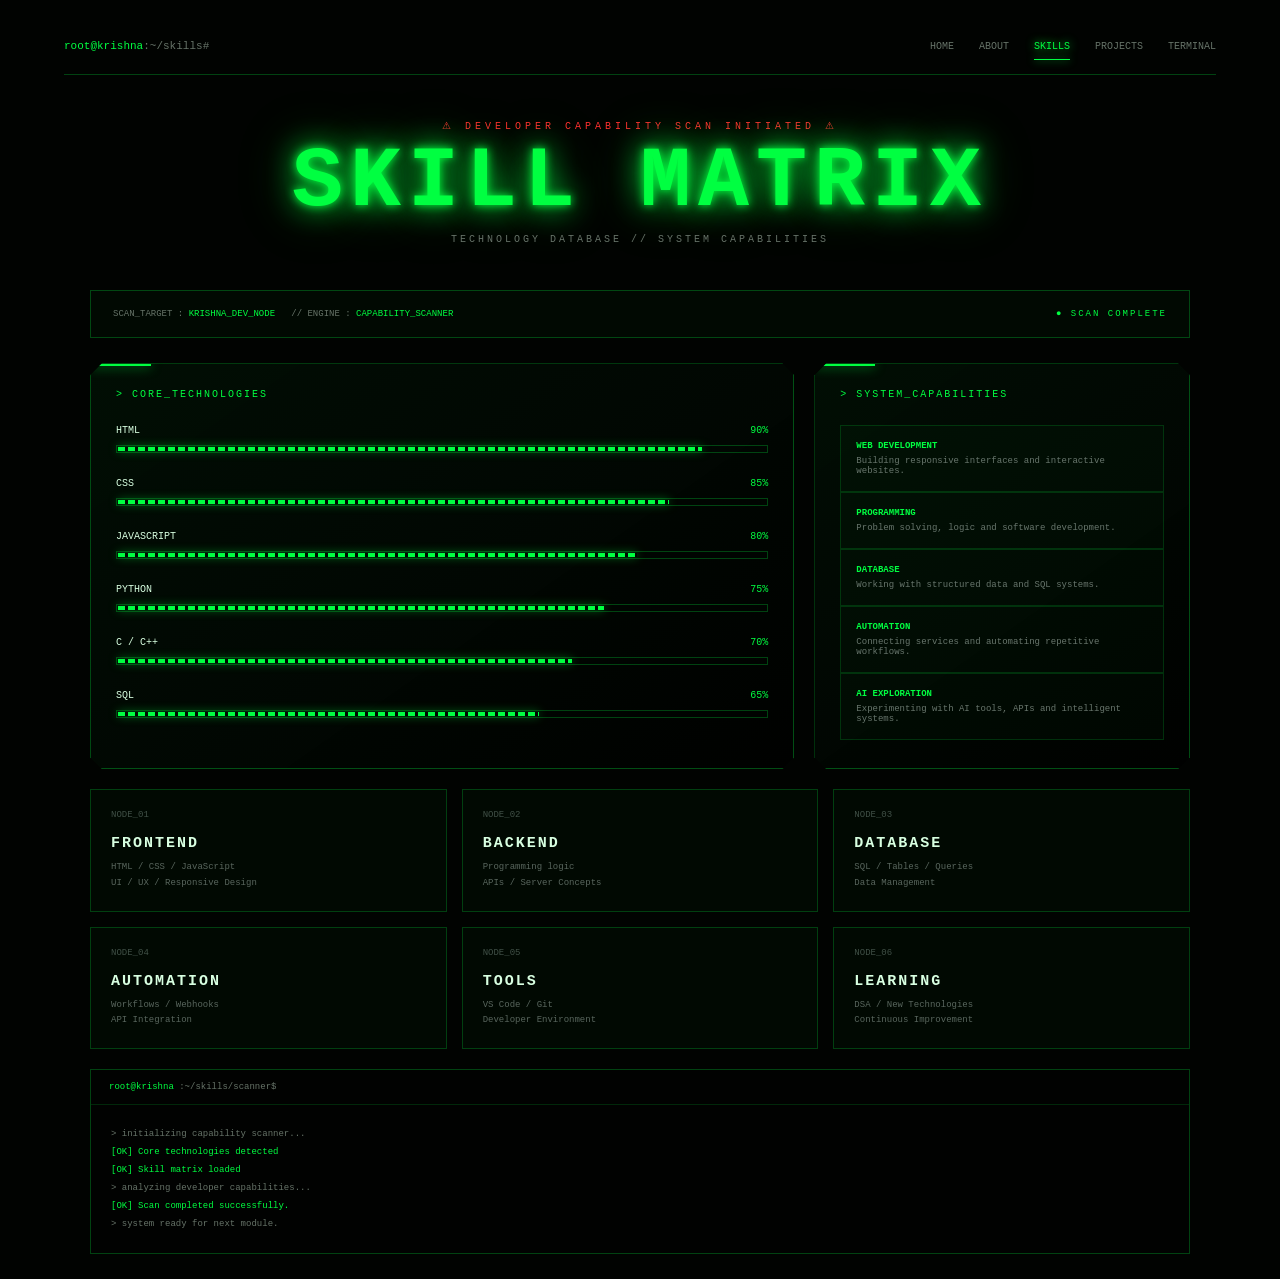
<file: skills.html>
<!DOCTYPE html>
<html lang="en">
<head>

<meta charset="UTF-8">
<meta name="viewport" content="width=device-width, initial-scale=1.0">

<title>SKILLS // KRISHNA</title>

<link rel="stylesheet" href="../style.css">

<style>

*{
    margin:0;
    padding:0;
    box-sizing:border-box;
}

body{
    background:#010301;
    color:#00ff41;
    font-family:"Courier New",monospace;
    overflow-x:hidden;
}

.skills-page{
    min-height:100vh;
    padding:25px 5%;
}


/* ================================
   NAVIGATION
================================ */

.skills-nav{
    display:flex;
    justify-content:space-between;
    align-items:center;

    padding:15px 0 22px;

    border-bottom:
    1px solid rgba(0,255,65,.25);

    margin-bottom:45px;
}

.path{
    color:#667368;
    font-size:11px;
}

.path span{
    color:#00ff41;
}

.page-navigation{
    display:flex;
    gap:25px;
    align-items:center;
}

.page-navigation a{
    position:relative;
    color:#667368;
    text-decoration:none;
    font-size:10px;
    transition:.3s;
}

.page-navigation a:hover{
    color:#00ff41;
    text-shadow:0 0 10px #00ff41;
}

.page-navigation a.active{
    color:#00ff41;
    text-shadow:0 0 10px #00ff41;
}

.page-navigation a.active::after{
    content:"";

    position:absolute;

    left:0;
    right:0;
    bottom:-8px;

    height:1px;

    background:#00ff41;

    box-shadow:0 0 8px #00ff41;
}


/* ================================
   HEADER
================================ */

.skills-header{
    text-align:center;
    margin-bottom:45px;
}

.warning{
    color:#ff3030;

    font-size:10px;

    letter-spacing:4px;

    margin-bottom:15px;

    animation:blink 1.4s infinite;
}

@keyframes blink{
    50%{
        opacity:.3;
    }
}

.skills-header h1{
    font-size:
    clamp(42px,7vw,85px);

    letter-spacing:7px;

    color:#00ff41;

    text-shadow:
    0 0 10px #00ff41,
    0 0 30px #00ff41,
    0 0 60px rgba(0,255,65,.4);
}

.skills-header p{
    color:#667368;

    font-size:10px;

    letter-spacing:3px;

    margin-top:15px;
}


/* ================================
   SCAN STATUS
================================ */

.scan-status{

    max-width:1100px;

    margin:auto;

    border:
    1px solid rgba(0,255,65,.25);

    padding:18px 22px;

    background:
    rgba(0,255,65,.025);

    display:flex;

    justify-content:space-between;

    align-items:center;

    margin-bottom:25px;
}

.scan-left{

    color:#667368;

    font-size:9px;
}

.scan-left span{
    color:#00ff41;
}

.scan-right{

    color:#00ff41;

    font-size:9px;

    letter-spacing:2px;
}


/* ================================
   MAIN GRID
================================ */

.skill-layout{

    max-width:1100px;

    margin:auto;

    display:grid;

    grid-template-columns:
    1.5fr .8fr;

    gap:20px;
}


/* ================================
   PANEL
================================ */

.panel{

    border:
    1px solid rgba(0,255,65,.28);

    background:
    linear-gradient(
        145deg,
        rgba(0,255,65,.045),
        rgba(0,0,0,.8)
    );

    padding:25px;

    position:relative;

    clip-path:
    polygon(
        0 12px,
        12px 0,
        calc(100% - 12px) 0,
        100% 12px,
        100% calc(100% - 12px),
        calc(100% - 12px) 100%,
        12px 100%,
        0 calc(100% - 12px)
    );
}

.panel::before{

    content:"";

    position:absolute;

    top:0;
    left:0;

    width:60px;
    height:2px;

    background:#00ff41;

    box-shadow:0 0 12px #00ff41;
}

.panel-title{

    color:#00ff41;

    font-size:10px;

    letter-spacing:2px;

    margin-bottom:25px;
}


/* ================================
   SKILL ROW
================================ */

.skill-row{

    margin-bottom:25px;

    position:relative;
}

.skill-info{

    display:flex;

    justify-content:space-between;

    margin-bottom:9px;

    font-size:10px;
}

.skill-name{
    color:#d8ffe1;
}

.skill-percent{
    color:#00ff41;
}

.skill-bar{

    height:8px;

    border:
    1px solid rgba(0,255,65,.25);

    padding:1px;
}

.skill-fill{

    height:100%;

    width:0;

    background:
    repeating-linear-gradient(
        90deg,
        #00ff41 0 7px,
        transparent 7px 10px
    );

    box-shadow:
    0 0 10px rgba(0,255,65,.5);

    transition:
    width 1.5s ease;
}


/* ================================
   RIGHT COMMAND PANEL
================================ */

.command-list{

    display:flex;

    flex-direction:column;

    gap:10px;
}

.command{

    padding:15px;

    border:
    1px solid rgba(0,255,65,.16);

    background:
    rgba(0,255,65,.02);

    color:#68766d;

    font-size:9px;

    transition:.3s;
}

.command:hover{

    border-color:#00ff41;

    color:#00ff41;

    transform:
    translateX(5px);

    box-shadow:
    0 0 15px rgba(0,255,65,.08);
}

.command strong{

    color:#00ff41;

    display:block;

    margin-bottom:5px;
}


/* ================================
   TECH MATRIX
================================ */

.tech-matrix{

    max-width:1100px;

    margin:20px auto 0;

    display:grid;

    grid-template-columns:
    repeat(3,1fr);

    gap:15px;
}

.tech-box{

    min-height:120px;

    border:
    1px solid rgba(0,255,65,.22);

    padding:20px;

    background:
    rgba(0,255,65,.025);

    position:relative;

    transition:.3s;
}

.tech-box:hover{

    transform:
    translateY(-5px);

    border-color:#00ff41;

    box-shadow:
    0 0 20px rgba(0,255,65,.12);
}

.tech-number{

    color:#405047;

    font-size:9px;

    margin-bottom:15px;
}

.tech-box h3{

    color:#d8ffe1;

    font-size:15px;

    letter-spacing:2px;

    margin-bottom:8px;
}

.tech-box p{

    color:#59665e;

    font-size:9px;

    line-height:1.7;
}


/* ================================
   SCAN TERMINAL
================================ */

.scan-terminal{

    max-width:1100px;

    margin:20px auto 0;

    border:
    1px solid rgba(0,255,65,.25);

    background:#010201;
}

.terminal-head{

    padding:12px 18px;

    border-bottom:
    1px solid rgba(0,255,65,.15);

    color:#667368;

    font-size:9px;
}

.terminal-head span{
    color:#00ff41;
}

.terminal-body{

    padding:20px;

    color:#667368;

    font-size:9px;

    line-height:2;
}

.terminal-body .green{
    color:#00ff41;
}


/* ================================
   MOBILE
================================ */

@media(max-width:850px){

    .skills-nav{

        flex-direction:column;

        align-items:flex-start;

        gap:20px;
    }

    .page-navigation{

        gap:12px;

        flex-wrap:wrap;
    }

    .skill-layout{

        grid-template-columns:1fr;
    }

    .tech-matrix{

        grid-template-columns:
        repeat(2,1fr);
    }

}

@media(max-width:550px){

    .skills-page{
        padding:20px 4%;
    }

    .skills-header h1{

        font-size:42px;

        letter-spacing:4px;
    }

    .scan-status{

        flex-direction:column;

        align-items:flex-start;

        gap:12px;
    }

    .tech-matrix{

        grid-template-columns:1fr;
    }

}

</style>
</head>


<body>

<div class="skills-page">


<!-- =========================================
     NAVIGATION
========================================= -->

<header class="skills-nav">

    <div class="path">

        <span>root@krishna</span>:~/skills#

    </div>


    <nav class="page-navigation">

        <a href="../index.html">
            HOME
        </a>

        <a href="about.html">
            ABOUT
        </a>

        <a href="skills.html"
           class="active">
            SKILLS
        </a>

        <a href="projects.html">
            PROJECTS
        </a>

        <a href="terminal.html">
            TERMINAL
        </a>

    </nav>

</header>



<!-- =========================================
     HEADER
========================================= -->

<section class="skills-header">

    <div class="warning">

        ⚠ DEVELOPER CAPABILITY SCAN INITIATED ⚠

    </div>

    <h1>
        SKILL MATRIX
    </h1>

    <p>
        TECHNOLOGY DATABASE // SYSTEM CAPABILITIES
    </p>

</section>



<!-- =========================================
     SCAN STATUS
========================================= -->

<section class="scan-status">

    <div class="scan-left">

        SCAN_TARGET :
        <span>KRISHNA_DEV_NODE</span>

        &nbsp; //

        ENGINE :
        <span>CAPABILITY_SCANNER</span>

    </div>

    <div class="scan-right">

        ● SCAN COMPLETE

    </div>

</section>



<!-- =========================================
     SKILL LAYOUT
========================================= -->

<section class="skill-layout">


<!-- LEFT -->

<div class="panel">

    <div class="panel-title">

        &gt; CORE_TECHNOLOGIES

    </div>


    <!-- HTML -->

    <div class="skill-row">

        <div class="skill-info">

            <span class="skill-name">
                HTML
            </span>

            <span class="skill-percent">
                90%
            </span>

        </div>

        <div class="skill-bar">

            <div class="skill-fill"
                 data-width="90%">
            </div>

        </div>

    </div>



    <!-- CSS -->

    <div class="skill-row">

        <div class="skill-info">

            <span class="skill-name">
                CSS
            </span>

            <span class="skill-percent">
                85%
            </span>

        </div>

        <div class="skill-bar">

            <div class="skill-fill"
                 data-width="85%">
            </div>

        </div>

    </div>



    <!-- JAVASCRIPT -->

    <div class="skill-row">

        <div class="skill-info">

            <span class="skill-name">
                JAVASCRIPT
            </span>

            <span class="skill-percent">
                80%
            </span>

        </div>

        <div class="skill-bar">

            <div class="skill-fill"
                 data-width="80%">
            </div>

        </div>

    </div>



    <!-- PYTHON -->

    <div class="skill-row">

        <div class="skill-info">

            <span class="skill-name">
                PYTHON
            </span>

            <span class="skill-percent">
                75%
            </span>

        </div>

        <div class="skill-bar">

            <div class="skill-fill"
                 data-width="75%">
            </div>

        </div>

    </div>



    <!-- C CPP -->

    <div class="skill-row">

        <div class="skill-info">

            <span class="skill-name">
                C / C++
            </span>

            <span class="skill-percent">
                70%
            </span>

        </div>

        <div class="skill-bar">

            <div class="skill-fill"
                 data-width="70%">
            </div>

        </div>

    </div>



    <!-- SQL -->

    <div class="skill-row">

        <div class="skill-info">

            <span class="skill-name">
                SQL
            </span>

            <span class="skill-percent">
                65%
            </span>

        </div>

        <div class="skill-bar">

            <div class="skill-fill"
                 data-width="65%">
            </div>

        </div>

    </div>

</div>



<!-- RIGHT -->

<div class="panel">

    <div class="panel-title">

        &gt; SYSTEM_CAPABILITIES

    </div>


    <div class="command">

        <strong>
            WEB DEVELOPMENT
        </strong>

        Building responsive interfaces
        and interactive websites.

    </div>


    <div class="command">

        <strong>
            PROGRAMMING
        </strong>

        Problem solving,
        logic and software development.

    </div>


    <div class="command">

        <strong>
            DATABASE
        </strong>

        Working with structured
        data and SQL systems.

    </div>


    <div class="command">

        <strong>
            AUTOMATION
        </strong>

        Connecting services and
        automating repetitive workflows.

    </div>


    <div class="command">

        <strong>
            AI EXPLORATION
        </strong>

        Experimenting with AI tools,
        APIs and intelligent systems.

    </div>

</div>

</section>



<!-- =========================================
     TECHNOLOGY MATRIX
========================================= -->

<section class="tech-matrix">


    <div class="tech-box">

        <div class="tech-number">
            NODE_01
        </div>

        <h3>
            FRONTEND
        </h3>

        <p>
            HTML / CSS / JavaScript
            <br>
            UI / UX / Responsive Design
        </p>

    </div>


    <div class="tech-box">

        <div class="tech-number">
            NODE_02
        </div>

        <h3>
            BACKEND
        </h3>

        <p>
            Programming logic
            <br>
            APIs / Server Concepts
        </p>

    </div>


    <div class="tech-box">

        <div class="tech-number">
            NODE_03
        </div>

        <h3>
            DATABASE
        </h3>

        <p>
            SQL / Tables / Queries
            <br>
            Data Management
        </p>

    </div>


    <div class="tech-box">

        <div class="tech-number">
            NODE_04
        </div>

        <h3>
            AUTOMATION
        </h3>

        <p>
            Workflows / Webhooks
            <br>
            API Integration
        </p>

    </div>


    <div class="tech-box">

        <div class="tech-number">
            NODE_05
        </div>

        <h3>
            TOOLS
        </h3>

        <p>
            VS Code / Git
            <br>
            Developer Environment
        </p>

    </div>


    <div class="tech-box">

        <div class="tech-number">
            NODE_06
        </div>

        <h3>
            LEARNING
        </h3>

        <p>
            DSA / New Technologies
            <br>
            Continuous Improvement
        </p>

    </div>

</section>



<!-- =========================================
     TERMINAL
========================================= -->

<section class="scan-terminal">

    <div class="terminal-head">

        <span>
            root@krishna
        </span>:~/skills/scanner$

    </div>


    <div class="terminal-body">

        <div>
            &gt; initializing capability scanner...
        </div>

        <div class="green">
            [OK] Core technologies detected
        </div>

        <div class="green">
            [OK] Skill matrix loaded
        </div>

        <div>
            &gt; analyzing developer capabilities...
        </div>

        <div class="green">
            [OK] Scan completed successfully.
        </div>

        <div>
            &gt; system ready for next module.
        </div>

    </div>

</section>


</div>



<script>

/* ================================
   SKILL BAR ANIMATION
================================ */

const fills =
    document.querySelectorAll(
        ".skill-fill"
    );

setTimeout(function(){

    fills.forEach(function(fill){

        fill.style.width =
            fill.dataset.width;

    });

},500);


/* ================================
   RANDOM SCAN TEXT
================================ */

const scanMessages = [

    "Scanning capability nodes...",
    "Analyzing technology matrix...",
    "Checking developer modules...",
    "Skill database synchronized...",
    "Capability scan complete."

];

let index = 0;

const scanText =
    document.querySelector(
        ".scan-left span"
    );

setInterval(function(){

    scanText.textContent =
        scanMessages[index];

    index =
        (index + 1)
        % scanMessages.length;

},3500);

</script>

</body>
</html>
</file>
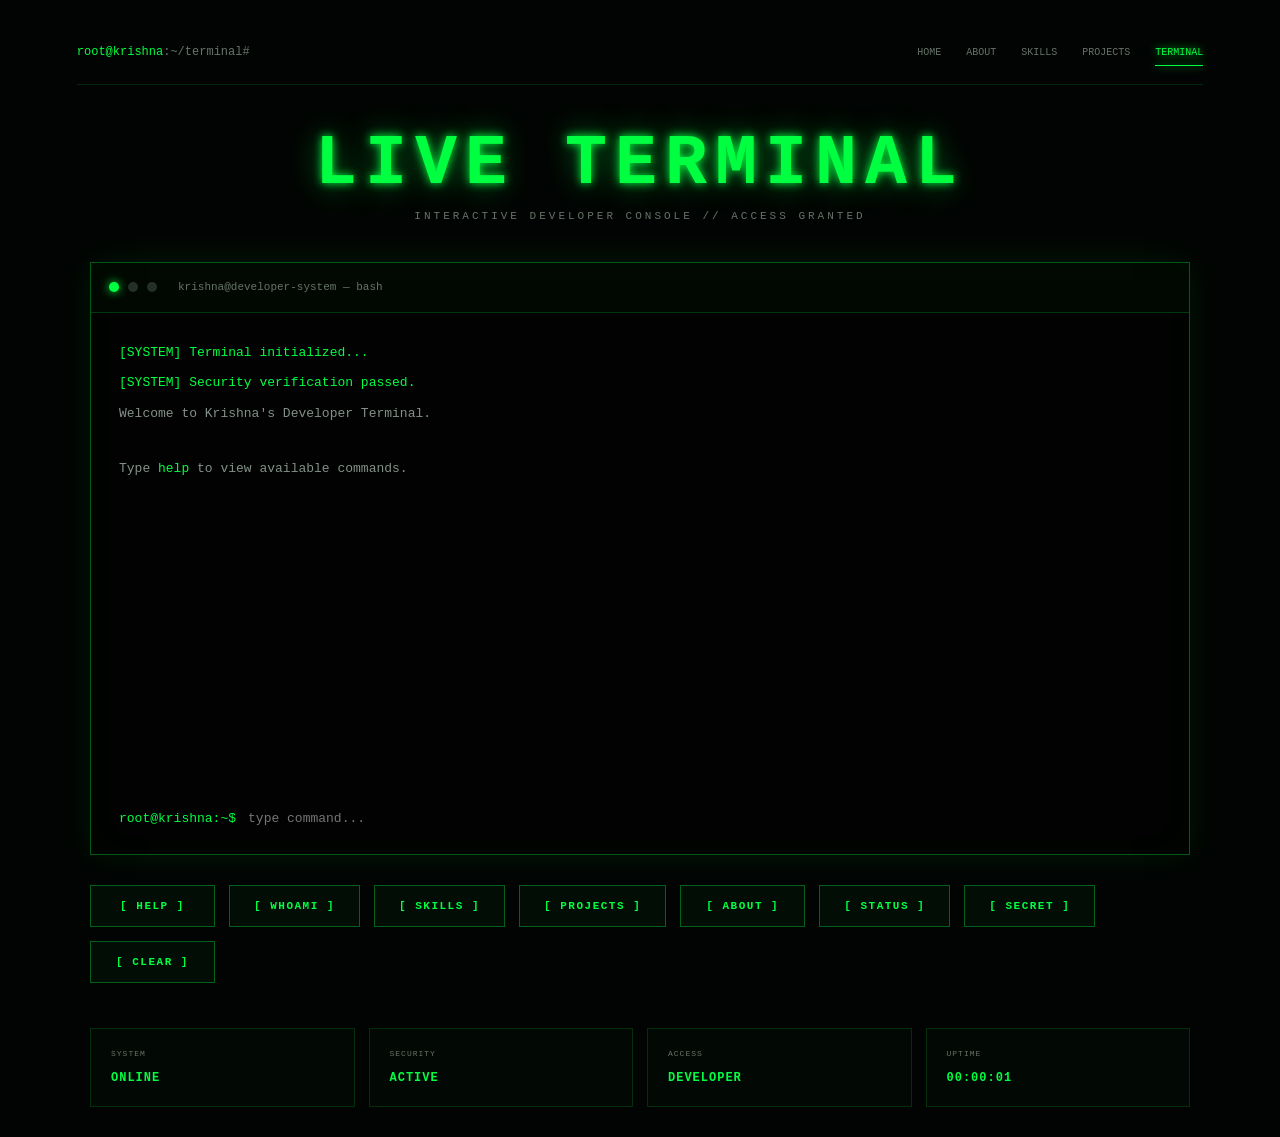
<file: terminal.html>
<!DOCTYPE html>
<html lang="en">
<head>
    <meta charset="UTF-8">
    <meta name="viewport" content="width=device-width, initial-scale=1.0">

    <title>Terminal // Krishna</title>

    <link rel="stylesheet" href="../style.css">

    <style>

        /* =========================
           TERMINAL PAGE
        ========================= */

        body {
            background: #020403;
            color: #00ff41;
            font-family: "Courier New", monospace;
            overflow-x: hidden;
        }

        .terminal-page {
            min-height: 100vh;
            padding: 30px 6%;
        }


        /* =========================
           NAVIGATION
        ========================= */

        .terminal-nav {
            display: flex;
            justify-content: space-between;
            align-items: center;
            padding: 15px 0 25px;
            border-bottom: 1px solid rgba(0,255,65,.15);
            margin-bottom: 50px;
        }

        .terminal-path {
            color: #667368;
            font-size: 12px;
        }

        .terminal-path span {
            color: #00ff41;
        }

        .page-navigation {
            display: flex;
            gap: 25px;
            align-items: center;
        }

        .page-navigation a {
            position: relative;
            color: #667368;
            text-decoration: none;
            font-size: 10px;
            transition: .3s;
        }

        .page-navigation a:hover {
            color: #00ff41;
            text-shadow: 0 0 10px #00ff41;
        }

        .page-navigation a.active {
            color: #00ff41;
            text-shadow: 0 0 10px #00ff41;
        }

        .page-navigation a.active::after {
            content: "";
            position: absolute;
            left: 0;
            right: 0;
            bottom: -8px;
            height: 1px;
            background: #00ff41;
            box-shadow: 0 0 8px #00ff41;
        }


        /* =========================
           HEADER
        ========================= */

        .terminal-header {
            text-align: center;
            margin-bottom: 40px;
        }

        .terminal-header h1 {
            font-size: clamp(35px, 6vw, 70px);
            letter-spacing: 8px;
            margin: 0;
            color: #00ff41;
            text-shadow:
                0 0 10px #00ff41,
                0 0 30px rgba(0,255,65,.5);
        }

        .terminal-header p {
            color: #667368;
            font-size: 11px;
            letter-spacing: 3px;
            margin-top: 15px;
        }


        /* =========================
           TERMINAL WINDOW
        ========================= */

        .terminal-window {
            max-width: 1100px;
            margin: auto;
            border: 1px solid rgba(0,255,65,.35);
            background: #010201;

            box-shadow:
                0 0 30px rgba(0,255,65,.08),
                inset 0 0 40px rgba(0,255,65,.02);
        }


        /* =========================
           TERMINAL TOP BAR
        ========================= */

        .terminal-top {
            height: 50px;
            display: flex;
            align-items: center;
            gap: 9px;
            padding: 0 18px;

            border-bottom: 1px solid rgba(0,255,65,.2);

            background: rgba(0,255,65,.025);
        }

        .dot {
            width: 10px;
            height: 10px;
            border-radius: 50%;
            background: #243027;
        }

        .dot.green {
            background: #00ff41;
            box-shadow: 0 0 10px #00ff41;
        }

        .terminal-title {
            margin-left: 12px;
            color: #667368;
            font-size: 11px;
        }


        /* =========================
           TERMINAL OUTPUT
        ========================= */

        #terminalOutput {
            height: 480px;
            overflow-y: auto;

            padding: 28px;

            font-size: 13px;
            line-height: 1.9;
        }

        #terminalOutput::-webkit-scrollbar {
            width: 5px;
        }

        #terminalOutput::-webkit-scrollbar-thumb {
            background: #00ff41;
        }

        .line {
            margin-bottom: 6px;
        }

        .command {
            color: #00ff41;
        }

        .output {
            color: #839188;
        }

        .success {
            color: #00ff41;
        }

        .warning {
            color: #ffcc00;
        }

        .error {
            color: #ff3131;
        }


        /* =========================
           INPUT
        ========================= */

        .input-area {
            display: flex;
            align-items: center;

            padding: 18px 28px 28px;

            gap: 12px;
        }

        .prompt {
            color: #00ff41;
            white-space: nowrap;
            font-size: 13px;
        }

        #commandInput {
            flex: 1;

            background: transparent;
            border: none;
            outline: none;

            color: #00ff41;

            font-family: inherit;
            font-size: 13px;

            caret-color: #00ff41;
        }


        /* =========================
           QUICK COMMAND BUTTONS
        ========================= */

        .quick-commands {

            max-width: 1100px;

            margin: 30px auto 0;

            display: flex;

            flex-wrap: wrap;

            gap: 14px;
        }

        .quick-btn {

            min-width: 125px;

            padding: 14px 24px;

            background: rgba(0,255,65,.035);

            border: 1px solid rgba(0,255,65,.35);

            color: #00ff41;

            font-family: inherit;

            font-size: 11px;

            font-weight: bold;

            letter-spacing: 1.5px;

            cursor: pointer;

            transition: all .3s ease;
        }

        .quick-btn:hover {

            background: rgba(0,255,65,.12);

            border-color: #00ff41;

            color: #00ff41;

            box-shadow:
                0 0 18px rgba(0,255,65,.25),
                inset 0 0 12px rgba(0,255,65,.05);

            transform: translateY(-3px);
        }

        .quick-btn:active {

            transform: scale(.95);

            box-shadow:
                0 0 8px rgba(0,255,65,.3);
        }


        /* =========================
           SYSTEM INFO
        ========================= */

        .system-info {

            max-width: 1100px;

            margin: 45px auto 0;

            display: grid;

            grid-template-columns:
                repeat(4, 1fr);

            gap: 14px;
        }

        .info-box {

            border: 1px solid rgba(0,255,65,.15);

            padding: 20px;

            background:
                rgba(0,255,65,.02);

            transition: .3s;
        }

        .info-box:hover {

            border-color: rgba(0,255,65,.45);

            box-shadow:
                0 0 15px rgba(0,255,65,.08);
        }

        .info-box small {

            display: block;

            color: #667368;

            font-size: 8px;

            margin-bottom: 10px;

            letter-spacing: 1px;
        }

        .info-box strong {

            color: #00ff41;

            font-size: 12px;

            letter-spacing: 1px;
        }


        /* =========================
           MOBILE
        ========================= */

        @media(max-width: 800px) {

            .terminal-nav {

                flex-direction: column;

                align-items: flex-start;

                gap: 20px;
            }

            .page-navigation {

                gap: 12px;

                flex-wrap: wrap;
            }

            #terminalOutput {

                height: 400px;

                font-size: 11px;
            }

            .system-info {

                grid-template-columns:
                    repeat(2, 1fr);
            }

            .quick-btn {

                min-width: 110px;

                padding: 13px 18px;
            }
        }


        @media(max-width: 500px) {

            .system-info {

                grid-template-columns: 1fr;
            }

            .quick-commands {

                gap: 10px;
            }

            .quick-btn {

                width: 100%;

                min-width: 0;
            }

            .input-area {

                padding-left: 15px;

                padding-right: 15px;
            }

            .prompt {

                font-size: 10px;
            }

            #commandInput {

                font-size: 11px;
            }
        }

    </style>
</head>


<body>

<div class="terminal-page">


    <!-- =========================
         NAVIGATION
    ========================= -->

    <header class="terminal-nav">

        <div class="terminal-path">

            <span>root@krishna</span>:~/terminal#

        </div>


        <div class="page-navigation">

            <a href="../index.html">
                HOME
            </a>

            <a href="about.html">
                ABOUT
            </a>

            <a href="skills.html">
                SKILLS
            </a>

            <a href="projects.html">
                PROJECTS
            </a>

            <a href="terminal.html"
               class="active">

                TERMINAL

            </a>

        </div>

    </header>



    <!-- =========================
         HEADER
    ========================= -->

    <section class="terminal-header">

        <h1>
            LIVE TERMINAL
        </h1>

        <p>
            INTERACTIVE DEVELOPER CONSOLE
            // ACCESS GRANTED
        </p>

    </section>



    <!-- =========================
         TERMINAL
    ========================= -->

    <section class="terminal-window">


        <div class="terminal-top">

            <div class="dot green"></div>

            <div class="dot"></div>

            <div class="dot"></div>

            <div class="terminal-title">

                krishna@developer-system
                — bash

            </div>

        </div>



        <div id="terminalOutput">

            <div class="line success">

                [SYSTEM]
                Terminal initialized...

            </div>


            <div class="line success">

                [SYSTEM]
                Security verification passed.

            </div>


            <div class="line output">

                Welcome to Krishna's Developer Terminal.

            </div>


            <br>


            <div class="line output">

                Type
                <span class="command">
                    help
                </span>
                to view available commands.

            </div>

        </div>



        <div class="input-area">

            <span class="prompt">

                root@krishna:~$

            </span>


            <input
                type="text"
                id="commandInput"
                autofocus
                autocomplete="off"
                placeholder="type command..."
            >

        </div>

    </section>



    <!-- =========================
         QUICK COMMANDS
    ========================= -->

    <div class="quick-commands">


        <button
            class="quick-btn"
            onclick="runCommand('help')">

            [ HELP ]

        </button>


        <button
            class="quick-btn"
            onclick="runCommand('whoami')">

            [ WHOAMI ]

        </button>


        <button
            class="quick-btn"
            onclick="runCommand('skills')">

            [ SKILLS ]

        </button>


        <button
            class="quick-btn"
            onclick="runCommand('projects')">

            [ PROJECTS ]

        </button>


        <button
            class="quick-btn"
            onclick="runCommand('about')">

            [ ABOUT ]

        </button>


        <button
            class="quick-btn"
            onclick="runCommand('status')">

            [ STATUS ]

        </button>


        <button
            class="quick-btn"
            onclick="runCommand('secret')">

            [ SECRET ]

        </button>


        <button
            class="quick-btn"
            onclick="runCommand('clear')">

            [ CLEAR ]

        </button>


    </div>



    <!-- =========================
         SYSTEM INFO
    ========================= -->

    <section class="system-info">


        <div class="info-box">

            <small>
                SYSTEM
            </small>

            <strong>
                ONLINE
            </strong>

        </div>


        <div class="info-box">

            <small>
                SECURITY
            </small>

            <strong>
                ACTIVE
            </strong>

        </div>


        <div class="info-box">

            <small>
                ACCESS
            </small>

            <strong>
                DEVELOPER
            </strong>

        </div>


        <div class="info-box">

            <small>
                UPTIME
            </small>

            <strong id="uptime">
                00:00:00
            </strong>

        </div>


    </section>


</div>



<!-- =========================
     JAVASCRIPT
========================= -->

<script>


    const terminal =
        document.getElementById(
            "terminalOutput"
        );


    const input =
        document.getElementById(
            "commandInput"
        );



    /* =========================
       PRINT OUTPUT
    ========================= */

    function print(text, type = "output") {

        const line =
            document.createElement("div");

        line.className =
            "line " + type;

        line.innerHTML =
            text;

        terminal.appendChild(line);

        terminal.scrollTop =
            terminal.scrollHeight;
    }



    /* =========================
       RUN COMMAND
    ========================= */

    function runCommand(command) {

        command =
            command.trim().toLowerCase();


        if (!command) return;


        print(
            "root@krishna:~$ " + command,
            "command"
        );



        /* HELP */

        if (command === "help") {

            print(
                "AVAILABLE COMMANDS",
                "success"
            );

            print(
                "────────────────────────"
            );

            print(
                "whoami    → identify developer"
            );

            print(
                "about     → developer information"
            );

            print(
                "skills    → display skill matrix"
            );

            print(
                "projects  → show project database"
            );

            print(
                "status    → system status"
            );

            print(
                "date      → current system time"
            );

            print(
                "secret    → classified command"
            );

            print(
                "clear     → clear terminal"
            );

        }



        /* WHOAMI */

        else if (command === "whoami") {

            print(
                "USER: KRISHNA",
                "success"
            );

            print(
                "ROLE: DEVELOPER"
            );

            print(
                "MODE: BUILDING"
            );

            print(
                "MISSION: CREATE • LEARN • BUILD"
            );

        }



        /* ABOUT */

        else if (command === "about") {

            print(
                "Loading developer profile...",
                "success"
            );

            print(
                "Krishna is a developer focused on learning technologies and building projects."
            );

        }



        /* SKILLS */

        else if (command === "skills") {

            print(
                "LOADING SKILL MATRIX...",
                "success"
            );

            print(
                "HTML        [█████████░] 90%"
            );

            print(
                "CSS         [████████░░] 85%"
            );

            print(
                "JavaScript  [████████░░] 80%"
            );

            print(
                "Python      [███████░░░] 75%"
            );

            print(
                "C/C++       [███████░░░] 70%"
            );

            print(
                "SQL         [██████░░░░] 65%"
            );

        }



        /* PROJECTS */

        else if (command === "projects") {

            print(
                "ACCESSING PROJECT VAULT...",
                "success"
            );

            print(
                "PROJECT_001 — Cyber Portfolio"
            );

            print(
                "PROJECT_002 — AI Chatbot"
            );

            print(
                "PROJECT_003 — Automation Core"
            );

            print(
                "PROJECT_004 — Database System"
            );

            print(
                "PROJECT_005 — Secret System"
            );

            print(
                "PROJECT_006 — Developer Terminal"
            );

        }



        /* STATUS */

        else if (command === "status") {

            print(
                "SYSTEM STATUS",
                "success"
            );

            print(
                "CORE       : ONLINE"
            );

            print(
                "SECURITY   : ACTIVE"
            );

            print(
                "DATABASE   : CONNECTED"
            );

            print(
                "NETWORK    : STABLE"
            );

        }



        /* DATE */

        else if (command === "date") {

            print(
                new Date().toString(),
                "success"
            );

        }



        /* SECRET */

        else if (command === "secret") {

            print(
                "⚠ ACCESSING CLASSIFIED FILE...",
                "warning"
            );


            setTimeout(function() {

                print(
                    "ACCESS GRANTED.",
                    "success"
                );

                print(
                    "You found the hidden terminal command.",
                    "success"
                );

                print(
                    "SYSTEM MESSAGE: Keep building. 🚀",
                    "command"
                );

            }, 500);

        }



        /* CLEAR */

        else if (command === "clear") {

            terminal.innerHTML = "";

        }



        /* UNKNOWN COMMAND */

        else {

            print(
                "command not found: " +
                command,
                "error"
            );

            print(
                "Type 'help' to see available commands."
            );

        }

    }



    /* =========================
       ENTER KEY
    ========================= */

    input.addEventListener(
        "keydown",
        function(event) {

            if (event.key === "Enter") {

                runCommand(
                    input.value
                );

                input.value = "";

            }

        }
    );



    /* =========================
       UPTIME
    ========================= */

    let startTime =
        Date.now();


    function updateUptime() {

        const seconds =
            Math.floor(
                (Date.now() - startTime)
                / 1000
            );


        const hours =
            String(
                Math.floor(
                    seconds / 3600
                )
            ).padStart(2, "0");


        const minutes =
            String(
                Math.floor(
                    (seconds % 3600) / 60
                )
            ).padStart(2, "0");


        const secs =
            String(
                seconds % 60
            ).padStart(2, "0");


        document
            .getElementById("uptime")
            .textContent =
            `${hours}:${minutes}:${secs}`;

    }


    setInterval(
        updateUptime,
        1000
    );


</script>

</body>
</html>
</file>
<file: style.css>
* {
    margin: 0;
    padding: 0;
    box-sizing: border-box;
}

:root {
    --green: #00ff41;
    --dark-green: #00a82b;
    --black: #010301;
    --panel: rgba(0, 20, 5, 0.72);
    --border: rgba(0, 255, 65, 0.35);
    --text: #d6ffd9;
    --muted: #6d806f;
    --red: #ff3030;
}

html {
    scroll-behavior: smooth;
}

body {
    background: #010301;
    color: var(--text);
    font-family: "Courier New", monospace;
    overflow-x: hidden;
}


/* ================= MATRIX ================= */

#matrix {
    position: fixed;
    inset: 0;

    width: 100%;
    height: 100%;

    z-index: -5;

    opacity: 0.18;
}


/* ================= NOISE ================= */

.noise {
    position: fixed;
    inset: 0;

    pointer-events: none;

    z-index: 20;

    opacity: 0.05;

    background-image:
        repeating-radial-gradient(
            circle at 0 0,
            #fff 0,
            transparent 1px,
            transparent 2px
        );

    background-size: 5px 5px;
}


/* ================= SCANLINES ================= */

.scanlines {
    position: fixed;
    inset: 0;

    pointer-events: none;

    z-index: 19;

    background:
        repeating-linear-gradient(
            to bottom,
            transparent 0,
            transparent 3px,
            rgba(0, 255, 65, 0.025) 4px
        );
}


/* ================= BOOT ================= */

#bootScreen {

    position: fixed;

    inset: 0;

    z-index: 100;

    background: #000;

    display: flex;

    justify-content: center;

    align-items: center;
}

.boot-content {
    width: 600px;
    max-width: 90%;
}

.boot-logo {
    font-size: 70px;

    color: var(--green);

    text-align: center;

    text-shadow:
        0 0 15px var(--green),
        0 0 50px var(--green);

    margin-bottom: 40px;
}

.boot-logo span {
    color: white;
}

.boot-terminal {
    border: 1px solid var(--border);

    padding: 25px;

    background:
        rgba(0, 255, 65, 0.02);

    box-shadow:
        0 0 30px rgba(0,255,65,0.1);
}

.boot-terminal p {
    margin: 10px 0;

    color: #8ba38e;
}

.boot-terminal span {
    color: var(--green);
}

.boot-progress {
    height: 5px;

    background: #09200e;

    margin: 25px 0;
}

#bootProgress {
    height: 100%;

    width: 0%;

    background: var(--green);

    box-shadow:
        0 0 15px var(--green);

    transition: width 0.1s;
}


/* ================= MAIN ================= */

#mainSite {
    opacity: 0;

    transition: opacity 1s;
}


/* ================= NAVBAR ================= */

.navbar {

    height: 65px;

    border-bottom: 1px solid var(--border);

    display: flex;

    align-items: center;

    justify-content: space-between;

    padding: 0 30px;

    position: sticky;

    top: 0;

    z-index: 50;

    background:
        rgba(0, 4, 1, 0.88);

    backdrop-filter: blur(10px);
}

.terminal-logo {
    color: white;

    font-size: 13px;
}

.green {
    color: var(--green);
}

.navbar nav {
    display: flex;

    gap: 35px;
}

.navbar a {
    color: #b5c2b6;

    text-decoration: none;

    font-size: 12px;

    transition: 0.3s;
}

.navbar a:hover {
    color: var(--green);

    text-shadow:
        0 0 10px var(--green);
}

.system-online {
    color: var(--green);

    font-size: 12px;
}

.status-dot {
    width: 8px;
    height: 8px;

    background: var(--green);

    display: inline-block;

    border-radius: 50%;

    box-shadow:
        0 0 12px var(--green);

    animation: pulse 1.5s infinite;
}

@keyframes pulse {

    50% {
        opacity: 0.3;
    }

}


/* ================= HERO ================= */

.hero {

    min-height: 680px;

    display: grid;

    grid-template-columns: 1fr 1.2fr;

    gap: 20px;

    padding: 50px 35px 30px;

    position: relative;

    overflow: hidden;
}

.hero-left {
    padding-top: 30px;

    position: relative;

    z-index: 5;
}

.mini-terminal {
    color: #68766a;

    font-size: 13px;

    margin-bottom: 25px;
}

.typing-line {
    color: var(--green);

    font-size: 13px;

    margin-bottom: 25px;
}

.hero-warning {

    display: flex;

    gap: 12px;

    align-items: center;

    border: 1px solid var(--border);

    padding: 13px 18px;

    width: 300px;

    margin-bottom: 30px;

    background: rgba(0,255,65,0.025);
}

.hero-warning > span {
    color: var(--green);

    font-size: 22px;
}

.hero-warning strong {
    display: block;

    font-size: 11px;

    color: var(--green);
}

.hero-warning small {
    display: block;

    color: #667368;

    margin-top: 4px;
}

h1 {

    font-size: clamp(55px, 7vw, 105px);

    line-height: 0.85;

    letter-spacing: -5px;

    color: white;

    text-shadow:
        0 0 8px white,
        0 0 30px rgba(255,255,255,0.15);
}

h1 .glitch {
    color: var(--green);

    text-shadow:
        0 0 10px var(--green),
        0 0 30px var(--green);

    position: relative;
}

.cursor {
    color: var(--green);

    animation: blink 0.8s infinite;
}

@keyframes blink {

    50% {
        opacity: 0;
    }

}

.hero-subtitle {
    margin-top: 30px;

    color: #a1aaa2;

    font-size: 15px;
}

.hero-subtitle span {
    color: var(--green);
}

.quote-box {
    margin-top: 25px;

    padding: 13px 20px;

    border: 1px solid var(--border);

    max-width: 520px;

    font-size: 12px;

    color: #c1ccc2;

    background: rgba(0,255,65,0.025);
}

.quote-box span {
    color: var(--green);

    font-size: 20px;
}

.hero-buttons {
    display: flex;

    gap: 15px;

    margin-top: 30px;
}

button {

    font-family: inherit;

    cursor: pointer;
}

.primary-btn,
.secondary-btn {

    padding: 14px 22px;

    background: transparent;

    color: var(--green);

    border: 1px solid var(--green);

    transition: 0.3s;

    font-size: 12px;
}

.primary-btn:hover {

    background: var(--green);

    color: black;

    box-shadow:
        0 0 20px var(--green);
}

.secondary-btn:hover {

    background: rgba(0,255,65,0.1);

    box-shadow:
        inset 0 0 20px rgba(0,255,65,0.1);
}

.hero-warning-text {

    margin-top: 20px;

    color: #58615a;

    font-size: 10px;
}


/* ================= HERO RIGHT ================= */

.hero-right {

    position: relative;

    min-height: 580px;
}

.hud-card {

    position: absolute;

    border: 1px solid var(--border);

    background: var(--panel);

    backdrop-filter: blur(5px);

    padding: 18px;

    z-index: 5;

    box-shadow:
        0 0 25px rgba(0,255,65,0.05);
}

.status-card {

    left: 0;

    top: 20px;

    width: 220px;
}

.ip-card {

    right: 0;

    top: 25px;

    width: 245px;
}

.card-title {

    color: var(--green);

    font-size: 12px;

    border-bottom: 1px solid rgba(0,255,65,0.2);

    padding-bottom: 10px;

    margin-bottom: 12px;
}

.status-row {

    display: flex;

    justify-content: space-between;

    gap: 15px;

    font-size: 10px;

    padding: 6px 0;

    color: #68766a;
}

.status-row b {
    color: var(--green);

    font-weight: normal;
}

.tracker {

    font-size: 10px;

    line-height: 2;

    color: #667368;
}

.tracker span {
    color: var(--green);
}


/* ================= CYBER CORE ================= */

.cyber-core {

    position: absolute;

    width: 460px;

    height: 460px;

    left: 50%;

    top: 50%;

    transform: translate(-50%, -45%);
}

.core-ring {

    position: absolute;

    inset: 0;

    border: 1px solid rgba(0,255,65,0.3);

    border-radius: 50%;
}

.ring-one {

    animation:
        spin 15s linear infinite;

    box-shadow:
        0 0 25px rgba(0,255,65,0.1);
}

.ring-two {

    inset: 50px;

    border-style: dashed;

    animation:
        spinReverse 10s linear infinite;
}

.ring-three {

    inset: 100px;

    border-color: rgba(0,255,65,0.55);

    animation:
        pulseRing 2s infinite;
}

@keyframes spin {

    to {
        transform: rotate(360deg);
    }

}

@keyframes spinReverse {

    to {
        transform: rotate(-360deg);
    }

}

@keyframes pulseRing {

    50% {
        box-shadow:
            0 0 40px rgba(0,255,65,0.3);
    }

}

.core-center {

    position: absolute;

    inset: 100px;

    display: flex;

    align-items: center;

    justify-content: center;

    flex-direction: column;

    background:
        radial-gradient(
            circle,
            rgba(0,255,65,0.08),
            transparent 70%
        );
}

.hood {

    width: 190px;

    height: 210px;

    position: relative;

    background:
        linear-gradient(
            145deg,
            #101810,
            #010301 65%
        );

    border-radius: 48% 48% 15% 15%;

    clip-path:
        polygon(
            50% 0,
            82% 16%,
            100% 65%,
            85% 100%,
            15% 100%,
            0 65%,
            18% 16%
        );

    box-shadow:
        0 0 30px rgba(0,255,65,0.2);
}

.hood-face {

    position: absolute;

    width: 80px;

    height: 105px;

    top: 55px;

    left: 55px;

    border-radius: 50%;

    background: #000;

    box-shadow:
        inset 0 0 30px #000;
}

.core-text {

    position: absolute;

    bottom: 30px;

    color: var(--green);

    text-align: center;

    font-weight: bold;

    font-size: 16px;

    line-height: 1.2;

    text-shadow:
        0 0 12px var(--green);
}


/* ================= SECURITY ================= */

.security-card {

    position: absolute;

    right: 0;

    bottom: 55px;

    width: 250px;

    border: 1px solid #7d2020;

    background:
        rgba(40,0,0,0.45);

    padding: 18px;

    display: flex;

    gap: 15px;

    z-index: 5;
}

.security-icon {
    color: red;

    font-size: 30px;
}

.security-card strong {
    color: #ff4545;

    font-size: 11px;
}

.security-card p {
    color: #a86c6c;

    font-size: 10px;

    margin-top: 8px;
}


/* ================= SYSTEM BAR ================= */

.system-bar {

    margin: 0 20px;

    min-height: 70px;

    border: 1px solid var(--border);

    display: grid;

    grid-template-columns: 2fr repeat(4, 1fr);

    background: rgba(0,20,5,0.65);
}

.quote-mini {

    display: flex;

    align-items: center;

    justify-content: center;

    text-align: center;

    font-size: 11px;

    color: #9eafa0;

    padding: 15px;
}

.quote-mini span {
    color: var(--green);

    font-size: 25px;

    margin-right: 10px;
}

.stat {

    border-left: 1px solid rgba(0,255,65,0.15);

    display: flex;

    align-items: center;

    justify-content: center;

    flex-direction: column;
}

.stat strong {

    color: var(--green);

    font-size: 20px;

    text-shadow:
        0 0 10px var(--green);
}

.stat small {

    color: #667368;

    font-size: 9px;

    margin-top: 5px;
}


/* ================= SECTION ================= */

.section {

    padding: 80px 35px;

    max-width: 1500px;

    margin: auto;
}

.section-heading {

    display: flex;

    justify-content: space-between;

    align-items: center;

    border-bottom: 1px solid rgba(0,255,65,0.2);

    padding-bottom: 15px;

    margin-bottom: 30px;
}

.section-heading span {

    color: var(--green);

    font-size: 15px;
}

.section-heading small {

    color: #526056;

    font-size: 10px;
}


/* ================= ABOUT ================= */

.about-grid {

    display: grid;

    grid-template-columns: 330px 1fr;

    gap: 20px;
}

.terminal-panel {

    border: 1px solid var(--border);

    background: var(--panel);

    padding: 25px;
}

.panel-header {

    color: var(--green);

    font-size: 11px;

    padding-bottom: 12px;

    border-bottom: 1px solid rgba(0,255,65,0.15);
}

.avatar {

    height: 180px;

    display: flex;

    justify-content: center;

    align-items: center;

    position: relative;
}

.avatar-head {

    width: 75px;

    height: 90px;

    background: #050805;

    border-radius: 50%;

    border: 1px solid var(--green);
}

.avatar-body {

    position: absolute;

    width: 150px;

    height: 100px;

    bottom: 0;

    background: #030603;

    border: 1px solid rgba(0,255,65,0.4);

    border-radius: 80px 80px 0 0;
}

.profile-panel h2 {

    color: white;

    font-size: 20px;

    margin-bottom: 10px;
}

.profile-panel p {

    color: #667368;

    font-size: 11px;

    margin: 7px 0;
}

.profile-panel button {

    margin-top: 20px;

    padding: 10px 20px;

    background: transparent;

    color: var(--green);

    border: 1px solid var(--green);

    font-size: 10px;
}

.about-text {

    min-height: 350px;

    display: flex;

    flex-direction: column;

    justify-content: space-between;
}

.terminal-line {

    color: #647368;

    font-size: 12px;
}

.about-text p {

    max-width: 700px;

    color: #839187;

    line-height: 2;

    font-size: 13px;
}

.big-green {

    color: var(--green) !important;

    font-size: 25px !important;

    line-height: 1.3 !important;

    text-shadow:
        0 0 10px rgba(0,255,65,0.2);
}

.command-line {

    border-top: 1px solid rgba(0,255,65,0.15);

    padding-top: 15px;

    color: var(--green);

    font-size: 12px;
}


/* ================= SKILLS ================= */

.skills-layout {

    display: grid;

    grid-template-columns: 1.5fr 1fr;

    gap: 20px;
}

.skills-list {

    border: 1px solid var(--border);

    padding: 30px;

    background: var(--panel);
}

.skill {

    margin-bottom: 22px;
}

.skill > div:first-child {

    display: flex;

    justify-content: space-between;

    color: #a8b5aa;

    font-size: 12px;

    margin-bottom: 8px;
}

.skill > div:first-child span {

    color: var(--green);
}

.progress {

    height: 8px;

    background: #06200c;

    border: 1px solid rgba(0,255,65,0.15);
}

.progress div {

    height: 100%;

    background: var(--green);

    box-shadow:
        0 0 12px rgba(0,255,65,0.6);
}

.skill-core {

    border: 1px solid var(--border);

    background: var(--panel);

    display: flex;

    justify-content: center;

    align-items: center;

    flex-direction: column;

    min-height: 350px;
}

.brain {

    width: 190px;

    height: 190px;

    border: 1px solid var(--green);

    border-radius: 50%;

    display: flex;

    justify-content: center;

    align-items: center;

    flex-wrap: wrap;

    padding: 30px;

    color: var(--green);

    font-size: 15px;

    letter-spacing: 5px;

    box-shadow:
        0 0 30px rgba(0,255,65,0.15);

    animation:
        pulseRing 2s infinite;
}

.skill-core p {

    margin-top: 25px;

    color: #637164;

    font-size: 10px;
}

.skill-core strong {

    color: var(--green);

    margin-top: 8px;

    font-size: 14px;
}


/* ================= PROJECTS ================= */

.projects-grid {

    display: grid;

    grid-template-columns:
        repeat(4, 1fr);

    gap: 15px;
}

.project-card {

    min-height: 300px;

    border: 1px solid var(--border);

    background:
        linear-gradient(
            145deg,
            rgba(0,255,65,0.04),
            rgba(0,0,0,0.7)
        );

    padding: 22px;

    position: relative;

    transition: 0.35s;

    overflow: hidden;
}

.project-card::before {

    content: "";

    position: absolute;

    width: 100px;

    height: 100px;

    right: -50px;

    top: -50px;

    border-radius: 50%;

    background: var(--green);

    opacity: 0.04;
}

.project-card:hover {

    transform:
        translateY(-8px);

    border-color: var(--green);

    box-shadow:
        0 10px 40px rgba(0,255,65,0.12);
}

.project-number {

    color: #526056;

    font-size: 11px;
}

.project-icon {

    font-size: 40px;

    color: var(--green);

    margin-top: 30px;

    text-shadow:
        0 0 20px var(--green);
}

.project-card h3 {

    color: white;

    margin-top: 20px;

    font-size: 17px;
}

.project-card p {

    color: #68766a;

    font-size: 11px;

    line-height: 1.7;

    margin-top: 12px;
}

.tech {

    color: var(--green);

    font-size: 9px;

    margin-top: 20px;
}

.project-card button {

    margin-top: 20px;

    padding: 8px 15px;

    border: 1px solid var(--green);

    color: var(--green);

    background: transparent;

    font-size: 9px;
}


/* ================= TERMINAL ================= */

.terminal-section {

    max-width: 1430px;

    margin: auto;

    padding: 50px 35px;
}

.real-terminal {

    border: 1px solid var(--border);

    background:
        rgba(0,5,1,0.95);

    min-height: 350px;

    box-shadow:
        0 0 30px rgba(0,255,65,0.05);

    padding: 20px;
}

.terminal-top {

    border-bottom: 1px solid rgba(0,255,65,0.15);

    padding-bottom: 15px;

    color: #708074;

    font-size: 11px;
}

.terminal-top span {

    width: 9px;
    height: 9px;

    border-radius: 50%;

    background: #555;

    display: inline-block;

    margin-right: 5px;
}

#terminalOutput {

    padding-top: 20px;

    min-height: 220px;

    font-size: 12px;

    line-height: 1.8;
}

#terminalOutput b {

    color: var(--green);
}

.terminal-input {

    display: flex;

    gap: 10px;

    border-top: 1px solid rgba(0,255,65,0.15);

    padding-top: 15px;

    color: var(--green);

    font-size: 12px;
}

.terminal-input input {

    flex: 1;

    background: transparent;

    border: none;

    outline: none;

    color: white;

    font-family: inherit;

    font-size: 12px;
}


/* ================= CONTACT ================= */

.contact-box {

    border: 1px solid var(--border);

    padding: 40px;

    display: flex;

    justify-content: space-between;

    align-items: center;

    background: var(--panel);
}

.contact-box h2 {

    color: white;

    font-size: 30px;
}

.contact-box p {

    color: #68766a;

    margin-top: 10px;
}

.contact-links {

    display: flex;

    gap: 10px;

    flex-wrap: wrap;
}

.contact-links a {

    border: 1px solid var(--border);

    padding: 12px 18px;

    color: var(--green);

    text-decoration: none;

    font-size: 11px;

    transition: 0.3s;
}

.contact-links a:hover {

    background: var(--green);

    color: black;
}


/* ================= FOOTER ================= */

footer {

    border-top: 1px solid var(--border);

    padding: 25px 35px;

    display: flex;

    justify-content: space-between;

    color: #465047;

    font-size: 9px;
}


/* ================= MODAL ================= */

#modal {

    position: fixed;

    inset: 0;

    background:
        rgba(0,0,0,0.8);

    backdrop-filter: blur(8px);

    display: none;

    align-items: center;

    justify-content: center;

    z-index: 200;
}

.modal-box {

    width: 450px;

    max-width: 90%;

    background: #020702;

    border: 1px solid var(--green);

    padding: 35px;

    position: relative;

    box-shadow:
        0 0 50px rgba(0,255,65,0.2);
}

.modal-box h2 {

    color: var(--green);

    margin-bottom: 20px;
}

.modal-box p {

    color: #849186;

    line-height: 1.8;
}

.modal-box button {

    margin-top: 25px;

    padding: 10px 18px;

    border: 1px solid var(--green);

    color: var(--green);

    background: transparent;
}

.close-modal {

    position: absolute;

    right: 15px;

    top: 10px;

    border: none !important;

    margin: 0 !important;

    padding: 5px !important;
}


/* ================= RESPONSIVE ================= */

@media(max-width: 1000px) {

    .navbar nav {
        gap: 12px;
    }

    .hero {

        grid-template-columns: 1fr;

    }

    .hero-right {

        min-height: 550px;
    }

    .projects-grid {

        grid-template-columns:
            repeat(2, 1fr);
    }

}

@media(max-width: 700px) {

    .navbar {

        padding: 0 15px;
    }

    .navbar nav {

        display: none;
    }

    .hero {

        padding: 30px 20px;

    }

    h1 {

        font-size: 55px;

        letter-spacing: -3px;
    }

    .hero-buttons {

        flex-direction: column;

    }

    .hero-right {

        min-height: 500px;

    }

    .cyber-core {

        width: 330px;

        height: 330px;
    }

    .status-card {

        left: 0;

        width: 180px;

        transform: scale(0.8);

        transform-origin: left top;
    }

    .ip-card {

        right: 0;

        width: 180px;

        transform: scale(0.8);

        transform-origin: right top;
    }

    .security-card {

        right: 0;

        bottom: 0;

        width: 190px;

        transform: scale(0.8);

        transform-origin: right bottom;
    }

    .system-bar {

        grid-template-columns:
            repeat(2, 1fr);
    }

    .quote-mini {

        grid-column: span 2;
    }

    .stat {

        min-height: 70px;
    }

    .about-grid,
    .skills-layout {

        grid-template-columns: 1fr;
    }

    .projects-grid {

        grid-template-columns: 1fr;
    }

    .section {

        padding: 60px 20px;
    }

    .section-heading {

        flex-direction: column;

        align-items: flex-start;

        gap: 10px;
    }

    .contact-box {

        flex-direction: column;

        align-items: flex-start;

        gap: 30px;
    }

    footer {

        flex-direction: column;

        gap: 10px;
    }

}
</file>
